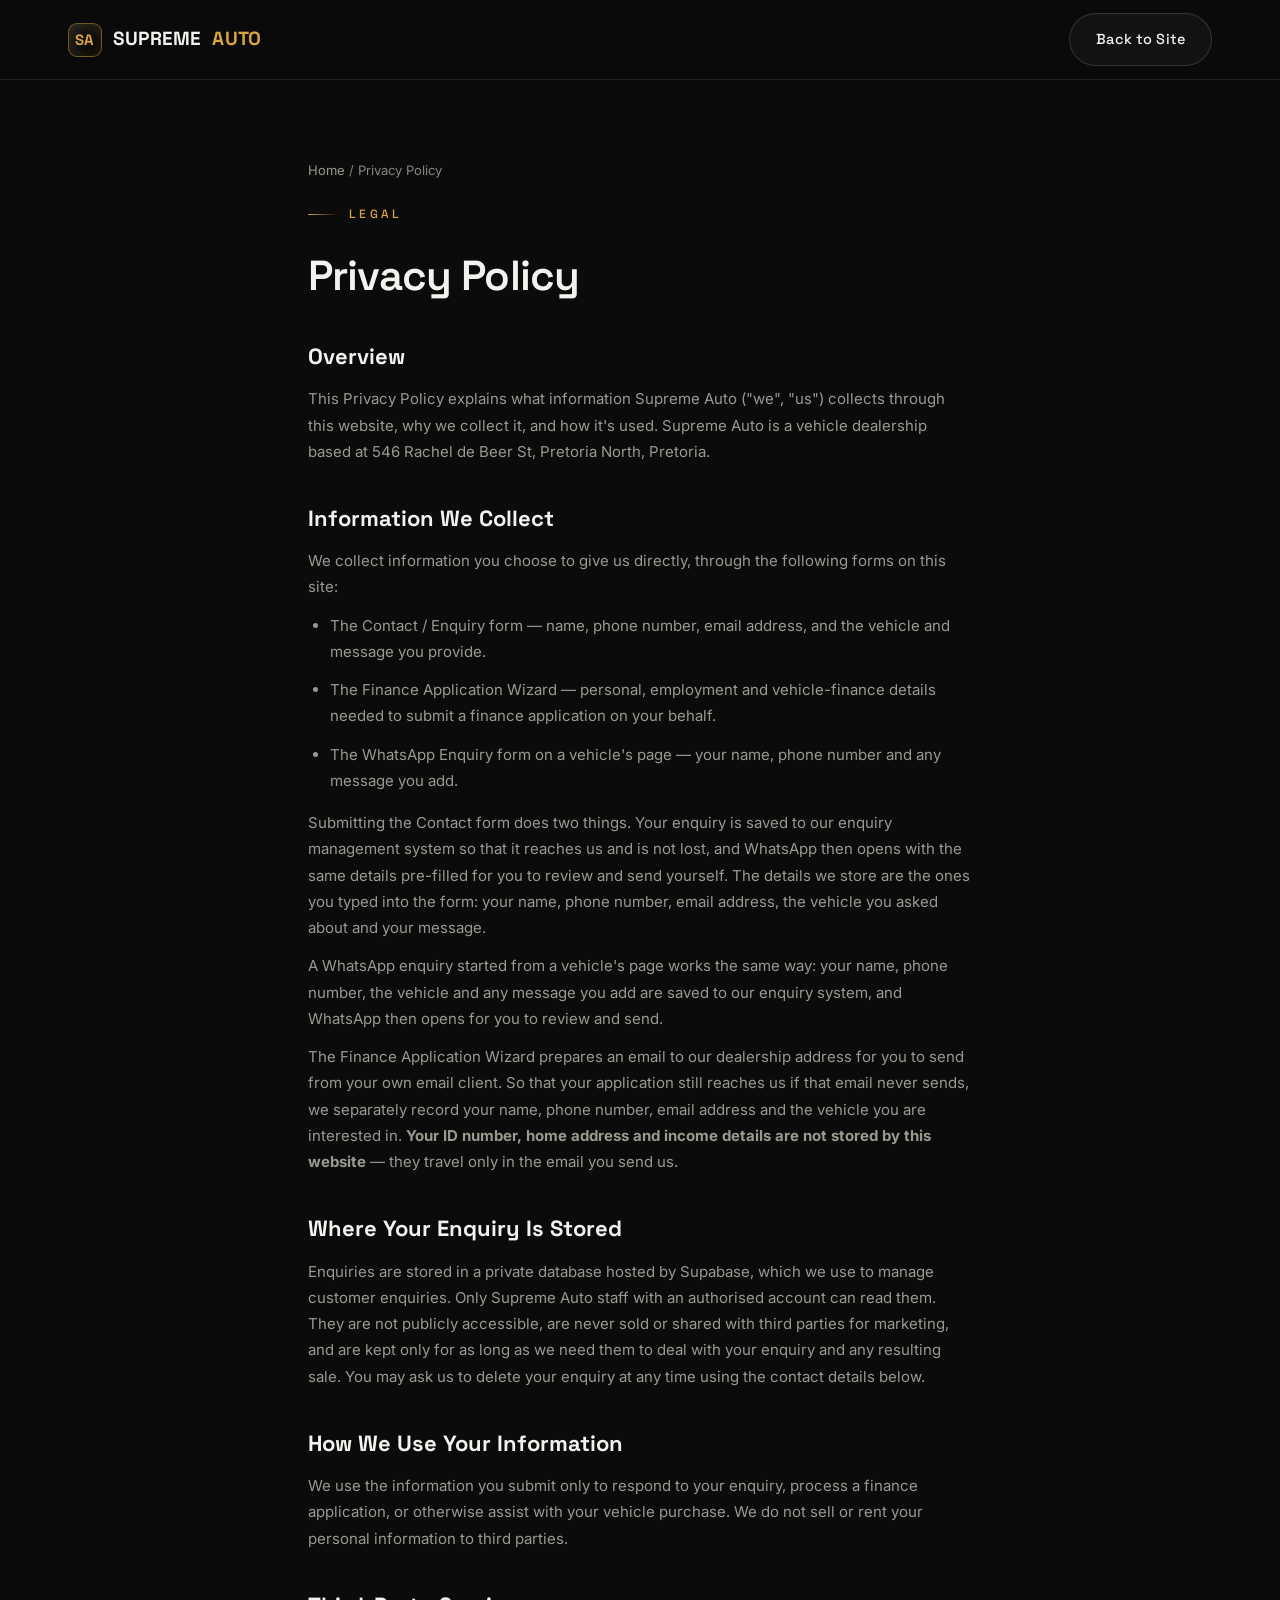
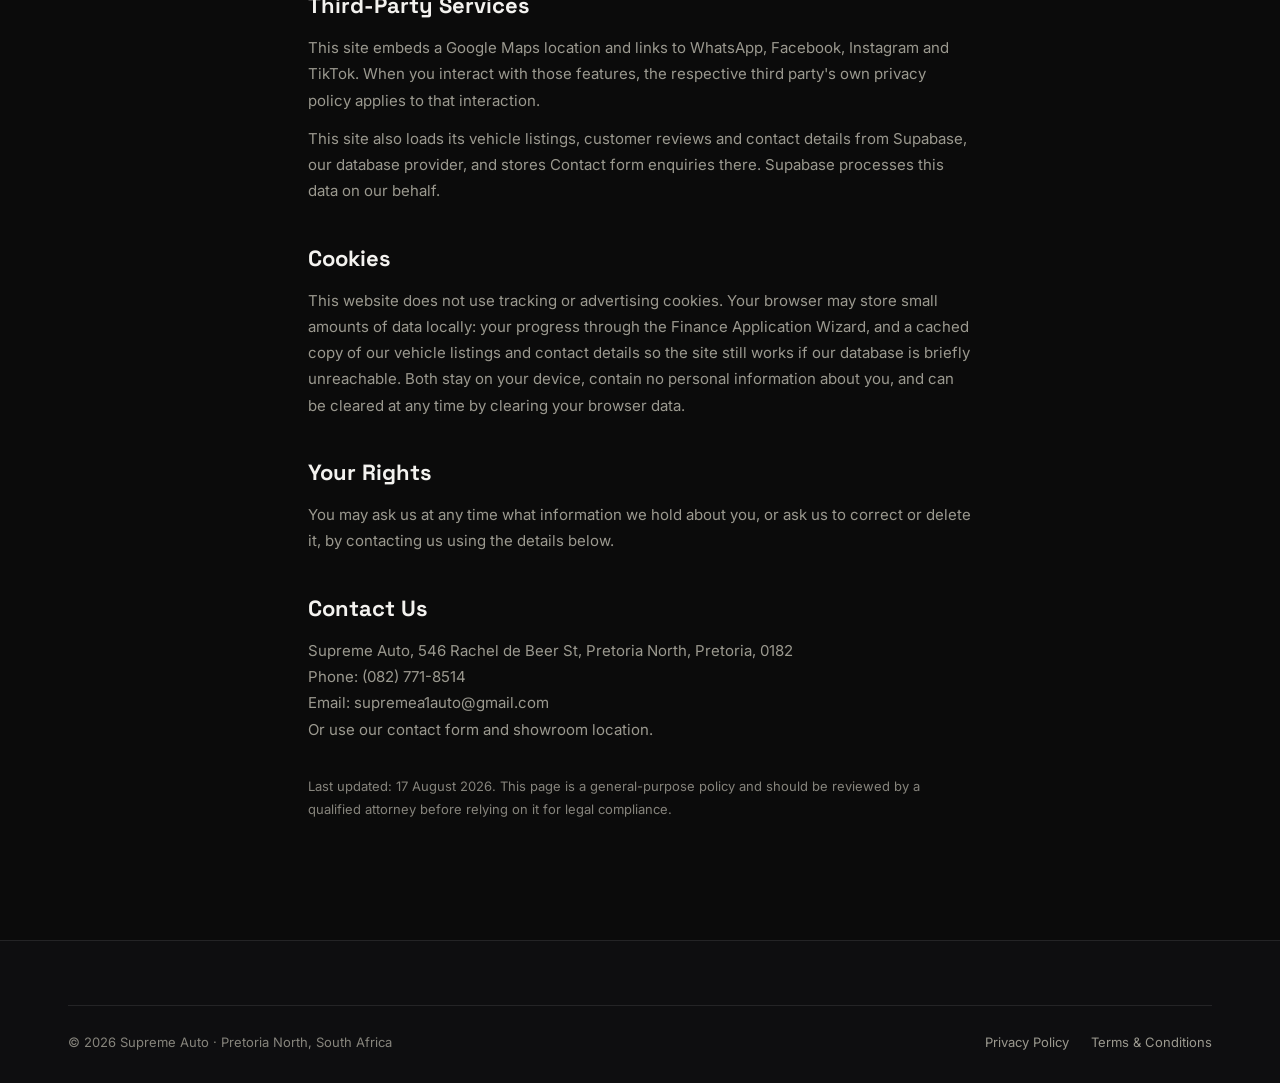
<file: privacy.html>
<!DOCTYPE html>
<html lang="en">
<head>
<meta charset="UTF-8">
<meta name="viewport" content="width=device-width, initial-scale=1.0">
<title>Privacy Policy · Supreme Auto</title>
<meta name="description" content="How Supreme Auto collects, uses and protects information submitted through this website.">
<meta name="robots" content="noindex, follow">
<link rel="canonical" href="https://supremeautonorth.co.za/privacy.html">
<meta name="theme-color" content="#0B0B0B">
<link rel="icon" type="image/svg+xml" href="assets/icons/favicon.svg">
<link rel="manifest" href="site.webmanifest">

<meta property="og:type" content="website">
<meta property="og:site_name" content="Supreme Auto">
<meta property="og:title" content="Privacy Policy · Supreme Auto">
<meta property="og:description" content="How Supreme Auto collects, uses and protects information submitted through this website.">
<meta property="og:url" content="https://supremeautonorth.co.za/privacy.html">
<meta property="og:image" content="https://supremeautonorth.co.za/assets/images/hero-background.jpg">
<meta property="og:locale" content="en_ZA">
<meta name="twitter:card" content="summary_large_image">
<meta name="twitter:title" content="Privacy Policy · Supreme Auto">
<meta name="twitter:description" content="How Supreme Auto collects, uses and protects information submitted through this website.">
<meta name="twitter:image" content="https://supremeautonorth.co.za/assets/images/hero-background.jpg">
<link rel="preconnect" href="https://fonts.googleapis.com">
<link rel="preconnect" href="https://fonts.gstatic.com" crossorigin>
<link href="https://fonts.googleapis.com/css2?family=Space+Grotesk:wght@400;500;600;700&family=Inter:wght@400;450;500;600&display=swap" rel="stylesheet">
<link rel="stylesheet" href="css/style.css?v=35">
<link rel="stylesheet" href="css/components.css?v=35">
<link rel="stylesheet" href="css/animations.css?v=35">
<style>.legal-page{max-width:720px}.legal-page h2{margin-top:36px;margin-bottom:12px;font-size:22px}.legal-page h2:first-of-type{margin-top:0}.legal-page p,.legal-page li{color:var(--muted);font-size:15px;line-height:1.75;margin-bottom:12px}.legal-page ul{padding-left:22px;margin-bottom:16px}.breadcrumb{font-size:13px;color:var(--faint);margin-bottom:16px}.breadcrumb a{color:var(--muted)}.breadcrumb a:hover{color:var(--gold)}</style>

<script type="application/ld+json">
{
  "@context": "https://schema.org",
  "@type": "BreadcrumbList",
  "itemListElement": [
    {"@type": "ListItem", "position": 1, "name": "Home", "item": "https://supremeautonorth.co.za/"},
    {"@type": "ListItem", "position": 2, "name": "Privacy Policy", "item": "https://supremeautonorth.co.za/privacy.html"}
  ]
}
</script>
</head>
<body>

<a class="skip-link" href="#main">Skip to main content</a>

<header class="nav scrolled" id="nav">
  <div class="nav-inner">
    <a href="index.html" class="logo"><span class="logo-mark"><span>SA</span></span><b>SUPREME</b> <i>AUTO</i></a>
    <div class="nav-cta">
      <a href="index.html" class="btn btn-ghost">Back to Site</a>
    </div>
  </div>
</header>

<main id="main">
<section class="section" style="padding-top:160px">
  <div class="wrap legal-page">
    <nav class="breadcrumb" aria-label="Breadcrumb"><a href="index.html">Home</a> / Privacy Policy</nav>
    <span class="eyebrow">Legal</span>
    <h1 style="font-size:clamp(28px,4.2vw,42px);font-weight:600;letter-spacing:-.02em;margin:18px 0 30px">Privacy Policy</h1>

    <h2>Overview</h2>
    <p>This Privacy Policy explains what information Supreme Auto ("we", "us") collects through this website, why we collect it, and how it's used. Supreme Auto is a vehicle dealership based at 546 Rachel de Beer St, Pretoria North, Pretoria.</p>

    <h2>Information We Collect</h2>
    <p>We collect information you choose to give us directly, through the following forms on this site:</p>
    <ul>
      <li>The Contact / Enquiry form — name, phone number, email address, and the vehicle and message you provide.</li>
      <li>The Finance Application Wizard — personal, employment and vehicle-finance details needed to submit a finance application on your behalf.</li>
      <li>The WhatsApp Enquiry form on a vehicle's page — your name, phone number and any message you add.</li>
    </ul>
    <p>Submitting the Contact form does two things. Your enquiry is saved to our enquiry management system so that it reaches us and is not lost, and WhatsApp then opens with the same details pre-filled for you to review and send yourself. The details we store are the ones you typed into the form: your name, phone number, email address, the vehicle you asked about and your message.</p>

    <p>A WhatsApp enquiry started from a vehicle's page works the same way: your name, phone number, the vehicle and any message you add are saved to our enquiry system, and WhatsApp then opens for you to review and send.</p>

    <p>The Finance Application Wizard prepares an email to our dealership address for you to send from your own email client. So that your application still reaches us if that email never sends, we separately record your name, phone number, email address and the vehicle you are interested in. <strong>Your ID number, home address and income details are not stored by this website</strong> — they travel only in the email you send us.</p>

    <h2>Where Your Enquiry Is Stored</h2>
    <p>Enquiries are stored in a private database hosted by Supabase, which we use to manage customer enquiries. Only Supreme Auto staff with an authorised account can read them. They are not publicly accessible, are never sold or shared with third parties for marketing, and are kept only for as long as we need them to deal with your enquiry and any resulting sale. You may ask us to delete your enquiry at any time using the contact details below.</p>

    <h2>How We Use Your Information</h2>
    <p>We use the information you submit only to respond to your enquiry, process a finance application, or otherwise assist with your vehicle purchase. We do not sell or rent your personal information to third parties.</p>

    <h2>Third-Party Services</h2>
    <p>This site embeds a Google Maps location and links to WhatsApp, Facebook, Instagram and TikTok. When you interact with those features, the respective third party's own privacy policy applies to that interaction.</p>
    <p>This site also loads its vehicle listings, customer reviews and contact details from Supabase, our database provider, and stores Contact form enquiries there. Supabase processes this data on our behalf.</p>

    <h2>Cookies</h2>
    <p>This website does not use tracking or advertising cookies. Your browser may store small amounts of data locally: your progress through the Finance Application Wizard, and a cached copy of our vehicle listings and contact details so the site still works if our database is briefly unreachable. Both stay on your device, contain no personal information about you, and can be cleared at any time by clearing your browser data.</p>

    <h2>Your Rights</h2>
    <p>You may ask us at any time what information we hold about you, or ask us to correct or delete it, by contacting us using the details below.</p>

    <h2>Contact Us</h2>
    <p>Supreme Auto, 546 Rachel de Beer St, Pretoria North, Pretoria, 0182<br>
    Phone: <a href="tel:+27827718514">(082) 771-8514</a><br>
    Email: <a href="mailto:supremea1auto@gmail.com">supremea1auto@gmail.com</a><br>
    Or use our <a href="index.html#contact">contact form and showroom location</a>.</p>

    <p style="margin-top:32px;font-size:13px;color:var(--faint)">Last updated: 17 August 2026. This page is a general-purpose policy and should be reviewed by a qualified attorney before relying on it for legal compliance.</p>
  </div>
</section>
</main>

<footer class="footer">
  <div class="wrap">
    <div class="footer-bottom">
      <p>© 2026 Supreme Auto · Pretoria North, South Africa</p>
      <div class="legal"><a href="privacy.html">Privacy Policy</a><a href="terms.html">Terms &amp; Conditions</a></div>
    </div>
  </div>
</footer>

</body>
</html>
</file>
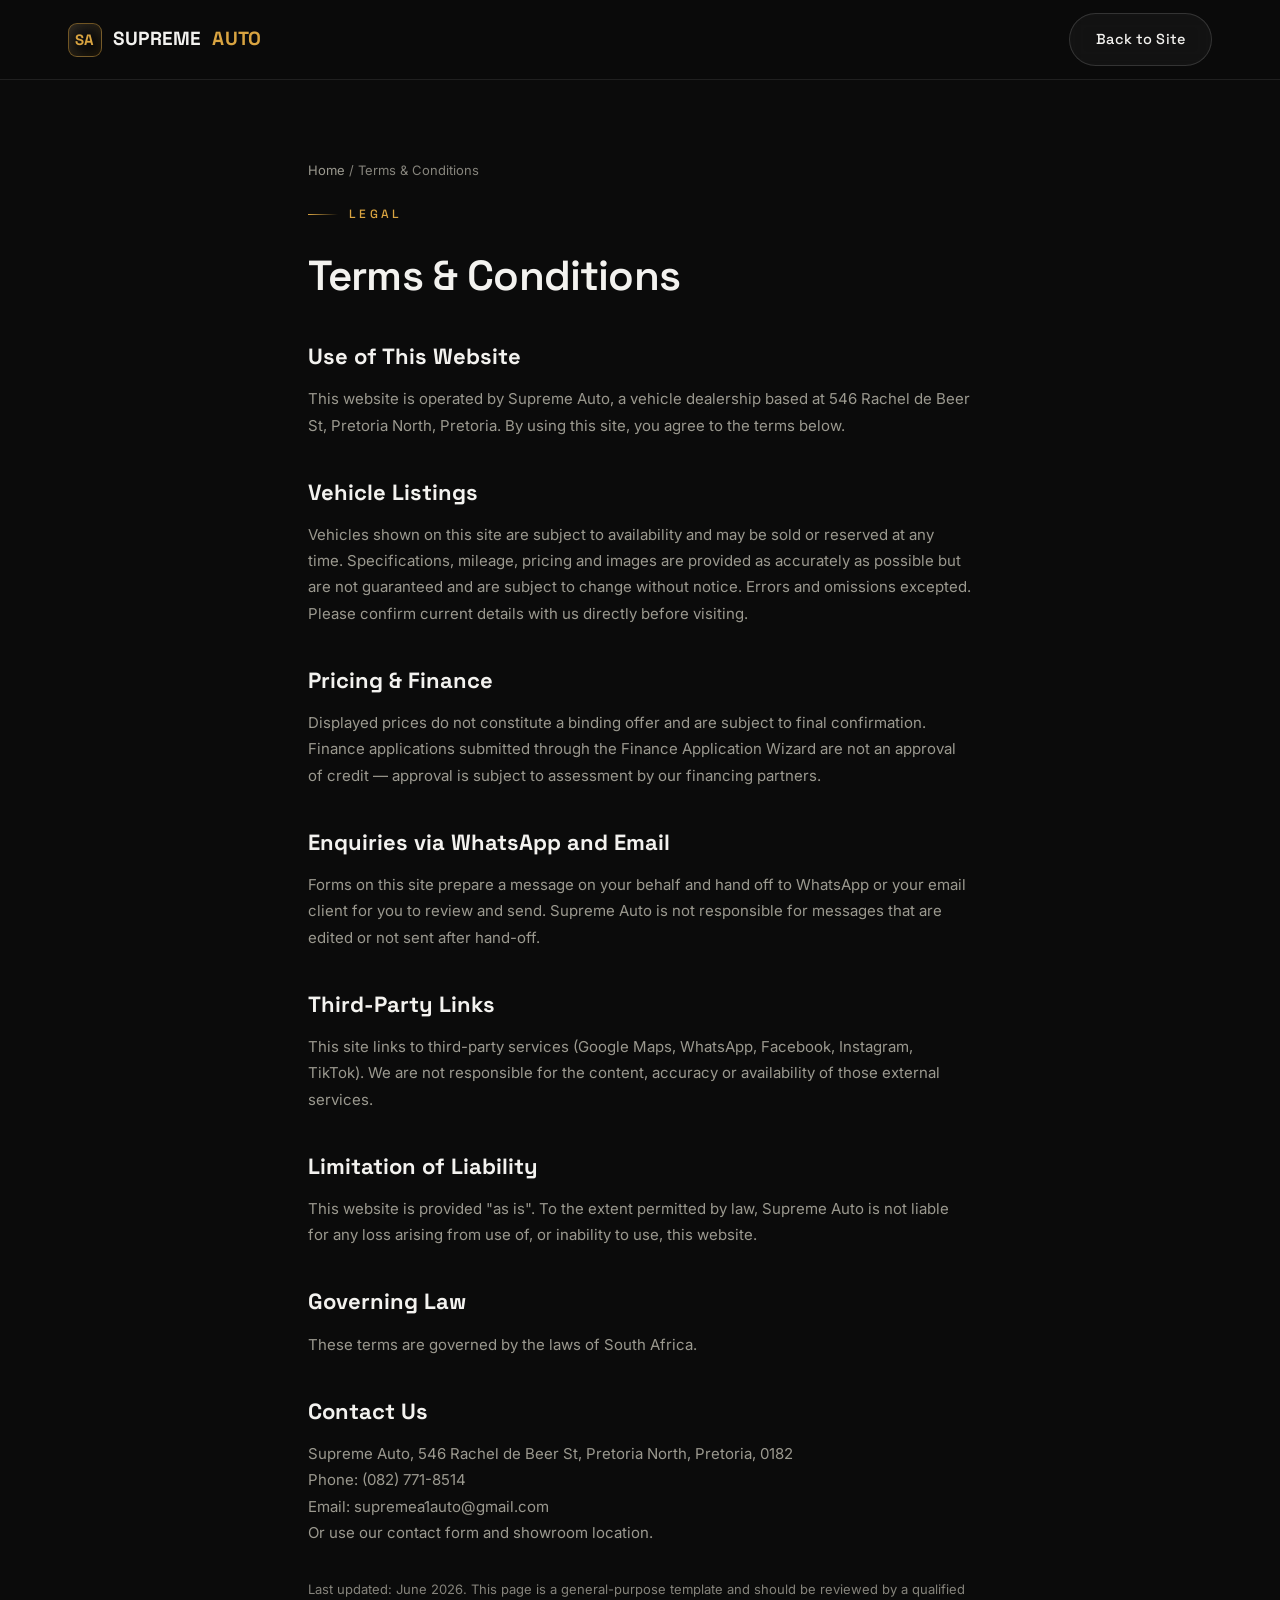
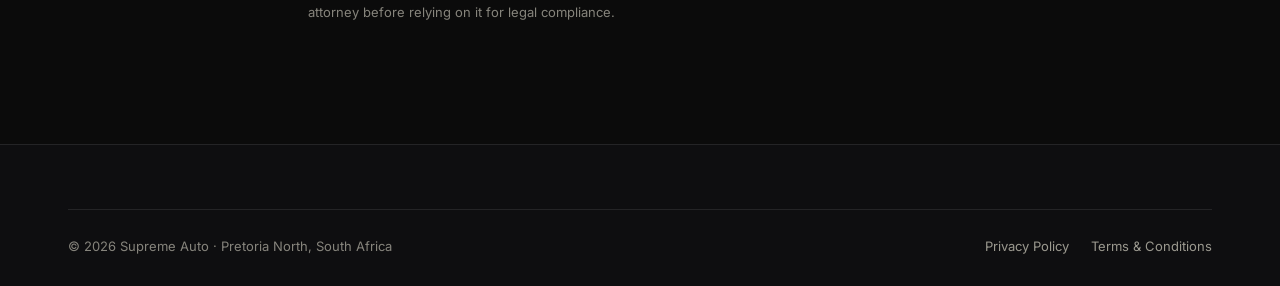
<file: terms.html>
<!DOCTYPE html>
<html lang="en">
<head>
<meta charset="UTF-8">
<meta name="viewport" content="width=device-width, initial-scale=1.0">
<title>Terms &amp; Conditions · Supreme Auto</title>
<meta name="description" content="Terms and conditions for using the Supreme Auto website.">
<meta name="robots" content="noindex, follow">
<link rel="canonical" href="https://supremeautonorth.co.za/terms.html">
<meta name="theme-color" content="#0B0B0B">
<link rel="icon" type="image/svg+xml" href="assets/icons/favicon.svg">
<link rel="manifest" href="site.webmanifest">

<meta property="og:type" content="website">
<meta property="og:site_name" content="Supreme Auto">
<meta property="og:title" content="Terms &amp; Conditions · Supreme Auto">
<meta property="og:description" content="Terms and conditions for using the Supreme Auto website.">
<meta property="og:url" content="https://supremeautonorth.co.za/terms.html">
<meta property="og:image" content="https://supremeautonorth.co.za/assets/images/hero-background.jpg">
<meta property="og:locale" content="en_ZA">
<meta name="twitter:card" content="summary_large_image">
<meta name="twitter:title" content="Terms &amp; Conditions · Supreme Auto">
<meta name="twitter:description" content="Terms and conditions for using the Supreme Auto website.">
<meta name="twitter:image" content="https://supremeautonorth.co.za/assets/images/hero-background.jpg">
<link rel="preconnect" href="https://fonts.googleapis.com">
<link rel="preconnect" href="https://fonts.gstatic.com" crossorigin>
<link href="https://fonts.googleapis.com/css2?family=Space+Grotesk:wght@400;500;600;700&family=Inter:wght@400;450;500;600&display=swap" rel="stylesheet">
<link rel="stylesheet" href="css/style.css?v=35">
<link rel="stylesheet" href="css/components.css?v=35">
<link rel="stylesheet" href="css/animations.css?v=35">
<style>.legal-page{max-width:720px}.legal-page h2{margin-top:36px;margin-bottom:12px;font-size:22px}.legal-page h2:first-of-type{margin-top:0}.legal-page p,.legal-page li{color:var(--muted);font-size:15px;line-height:1.75;margin-bottom:12px}.legal-page ul{padding-left:22px;margin-bottom:16px}.breadcrumb{font-size:13px;color:var(--faint);margin-bottom:16px}.breadcrumb a{color:var(--muted)}.breadcrumb a:hover{color:var(--gold)}</style>

<script type="application/ld+json">
{
  "@context": "https://schema.org",
  "@type": "BreadcrumbList",
  "itemListElement": [
    {"@type": "ListItem", "position": 1, "name": "Home", "item": "https://supremeautonorth.co.za/"},
    {"@type": "ListItem", "position": 2, "name": "Terms & Conditions", "item": "https://supremeautonorth.co.za/terms.html"}
  ]
}
</script>
</head>
<body>

<a class="skip-link" href="#main">Skip to main content</a>

<header class="nav scrolled" id="nav">
  <div class="nav-inner">
    <a href="index.html" class="logo"><span class="logo-mark"><span>SA</span></span><b>SUPREME</b> <i>AUTO</i></a>
    <div class="nav-cta">
      <a href="index.html" class="btn btn-ghost">Back to Site</a>
    </div>
  </div>
</header>

<main id="main">
<section class="section" style="padding-top:160px">
  <div class="wrap legal-page">
    <nav class="breadcrumb" aria-label="Breadcrumb"><a href="index.html">Home</a> / Terms &amp; Conditions</nav>
    <span class="eyebrow">Legal</span>
    <h1 style="font-size:clamp(28px,4.2vw,42px);font-weight:600;letter-spacing:-.02em;margin:18px 0 30px">Terms &amp; Conditions</h1>

    <h2>Use of This Website</h2>
    <p>This website is operated by Supreme Auto, a vehicle dealership based at 546 Rachel de Beer St, Pretoria North, Pretoria. By using this site, you agree to the terms below.</p>

    <h2>Vehicle Listings</h2>
    <p>Vehicles shown on this site are subject to availability and may be sold or reserved at any time. Specifications, mileage, pricing and images are provided as accurately as possible but are not guaranteed and are subject to change without notice. Errors and omissions excepted. Please confirm current details with us directly before visiting.</p>

    <h2>Pricing &amp; Finance</h2>
    <p>Displayed prices do not constitute a binding offer and are subject to final confirmation. Finance applications submitted through the Finance Application Wizard are not an approval of credit — approval is subject to assessment by our financing partners.</p>

    <h2>Enquiries via WhatsApp and Email</h2>
    <p>Forms on this site prepare a message on your behalf and hand off to WhatsApp or your email client for you to review and send. Supreme Auto is not responsible for messages that are edited or not sent after hand-off.</p>

    <h2>Third-Party Links</h2>
    <p>This site links to third-party services (Google Maps, WhatsApp, Facebook, Instagram, TikTok). We are not responsible for the content, accuracy or availability of those external services.</p>

    <h2>Limitation of Liability</h2>
    <p>This website is provided "as is". To the extent permitted by law, Supreme Auto is not liable for any loss arising from use of, or inability to use, this website.</p>

    <h2>Governing Law</h2>
    <p>These terms are governed by the laws of South Africa.</p>

    <h2>Contact Us</h2>
    <p>Supreme Auto, 546 Rachel de Beer St, Pretoria North, Pretoria, 0182<br>
    Phone: <a href="tel:+27827718514">(082) 771-8514</a><br>
    Email: <a href="mailto:supremea1auto@gmail.com">supremea1auto@gmail.com</a><br>
    Or use our <a href="index.html#contact">contact form and showroom location</a>.</p>

    <p style="margin-top:32px;font-size:13px;color:var(--faint)">Last updated: June 2026. This page is a general-purpose template and should be reviewed by a qualified attorney before relying on it for legal compliance.</p>
  </div>
</section>
</main>

<footer class="footer">
  <div class="wrap">
    <div class="footer-bottom">
      <p>© 2026 Supreme Auto · Pretoria North, South Africa</p>
      <div class="legal"><a href="privacy.html">Privacy Policy</a><a href="terms.html">Terms &amp; Conditions</a></div>
    </div>
  </div>
</footer>

</body>
</html>
</file>
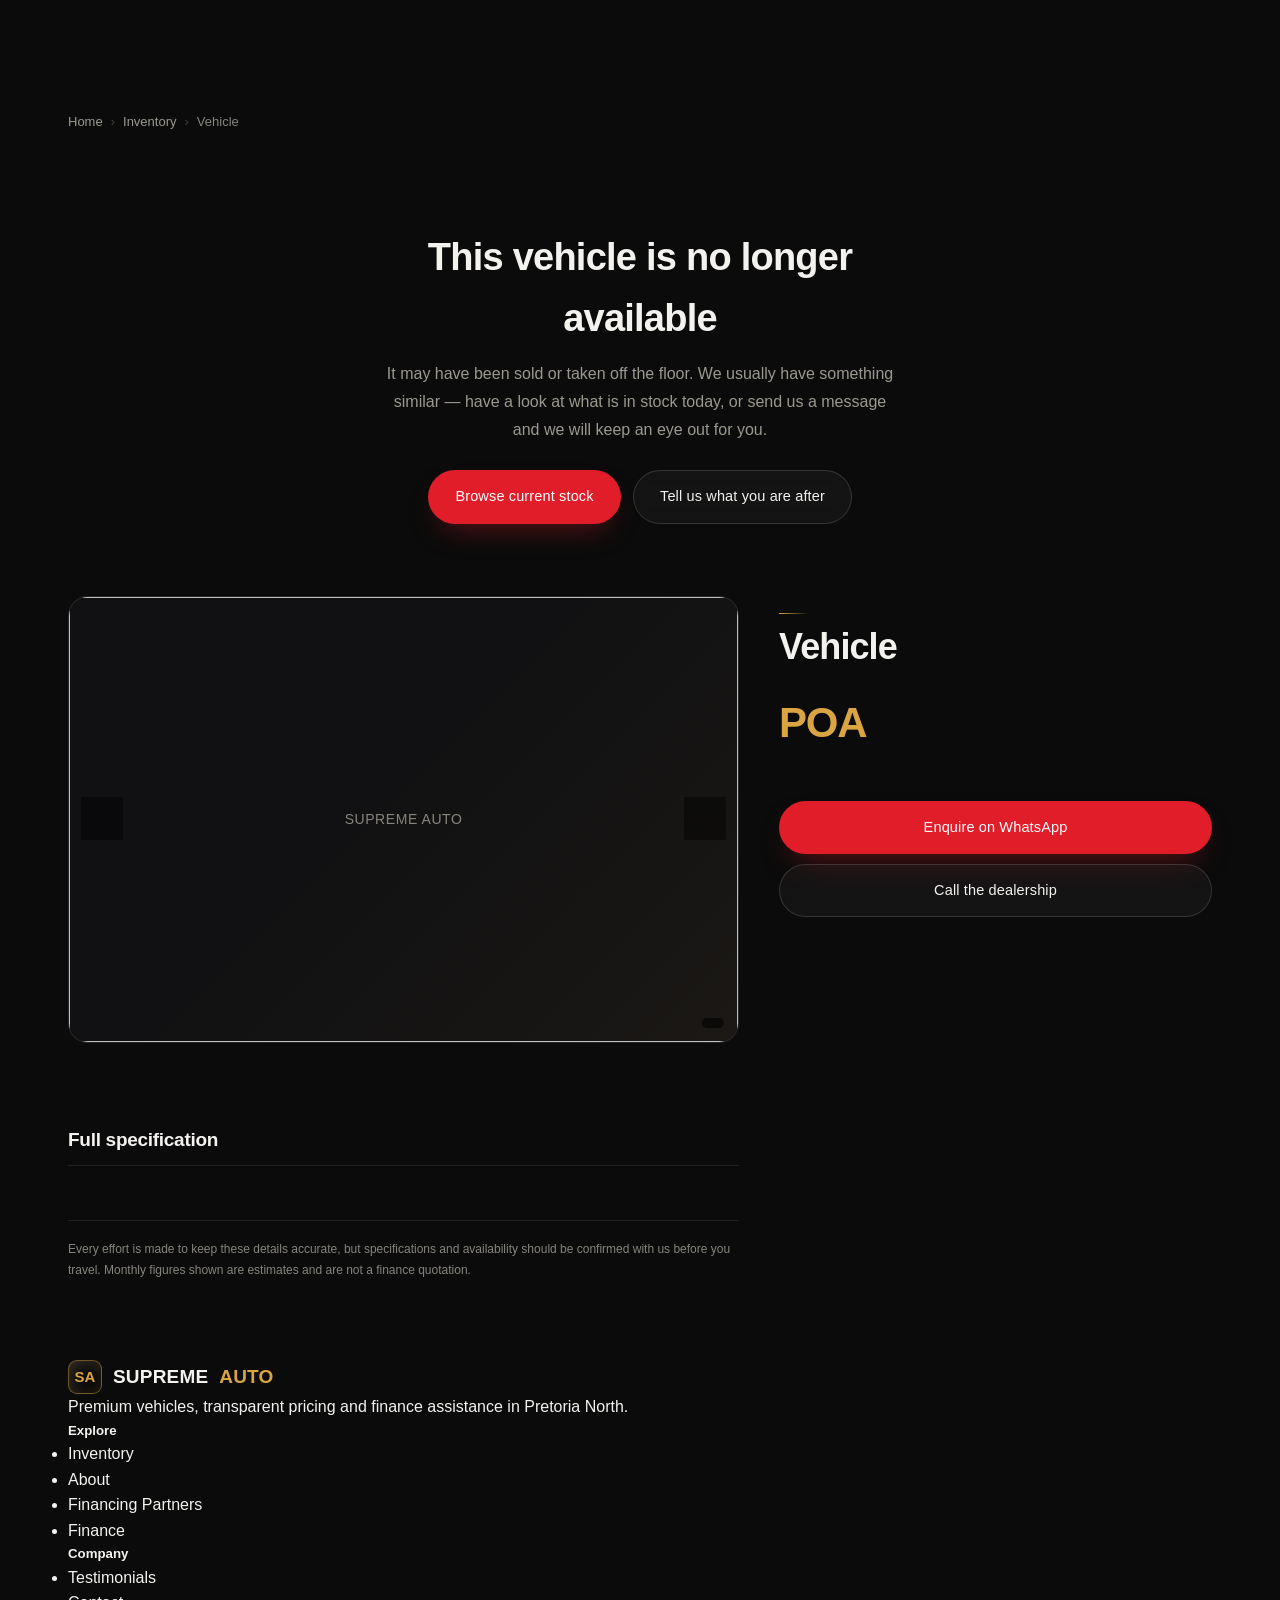
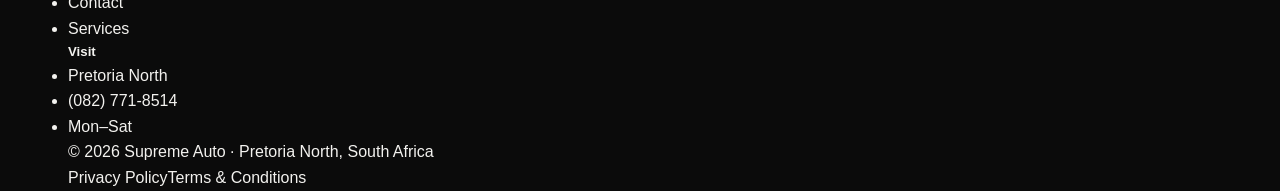
<file: vehicle.html>
<!DOCTYPE html>
<html lang="en">
<head>
<meta charset="UTF-8">
<meta name="viewport" content="width=device-width, initial-scale=1.0">

<!-- Title, description, canonical and the social tags below are placeholders.
     vehicle-page.js rewrites every one of them from the vehicle in the ?id=
     parameter as soon as the record arrives, which is what gives each car its
     own entry in search results and its own WhatsApp link preview. -->
<title>Vehicle · Supreme Auto, Pretoria North</title>
<meta name="description" content="A carefully inspected premium vehicle at Supreme Auto, Pretoria North.">
<link rel="canonical" href="https://supremeautonorth.co.za/vehicle.html">
<meta name="theme-color" content="#0B0B0B">
<link rel="icon" type="image/svg+xml" href="assets/icons/favicon.svg">
<link rel="manifest" href="site.webmanifest">

<meta property="og:type" content="product">
<meta property="og:site_name" content="Supreme Auto">
<meta property="og:title" content="Vehicle · Supreme Auto">
<meta property="og:description" content="A carefully inspected premium vehicle at Supreme Auto, Pretoria North.">
<meta property="og:url" content="https://supremeautonorth.co.za/vehicle.html">
<meta property="og:image" content="https://supremeautonorth.co.za/assets/images/hero-background.jpg">
<meta property="og:locale" content="en_ZA">
<meta name="twitter:card" content="summary_large_image">
<meta name="twitter:title" content="Vehicle · Supreme Auto">
<meta name="twitter:description" content="A carefully inspected premium vehicle at Supreme Auto, Pretoria North.">
<meta name="twitter:image" content="https://supremeautonorth.co.za/assets/images/hero-background.jpg">

<!-- Filled in by vehicle-page.js with a schema.org Vehicle and its Offer. -->
<script type="application/ld+json" id="vehicleSchema">{}</script>

<link rel="stylesheet" href="css/style.css?v=44">
<link rel="stylesheet" href="css/vehicle.css?v=44">
</head>
<body>

<header class="nav" id="nav">
  <div class="nav-inner">
    <a href="index.html#home" class="logo"><span class="logo-mark"><span>SA</span></span><b>SUPREME</b> <i>AUTO</i></a>
    <nav class="nav-links">
      <a href="index.html#home">Home</a><a href="index.html#inventory">Inventory</a><a href="index.html#about">About</a>
      <a href="index.html#why">Financing Partners</a><a href="index.html#finance">Finance</a><a href="index.html#testimonials">Testimonials</a>
      <a href="index.html#contact">Contact</a>
    </nav>
    <div class="nav-cta">
      <a href="index.html#contact" class="btn btn-ghost">Contact Us</a>
      <a href="index.html#inventory" class="btn btn-primary">View Inventory</a>
      <button class="burger" id="burger" aria-label="Open menu"><span></span><span></span><span></span></button>
    </div>
  </div>
</header>
<div class="scrim" id="scrim"></div>
<nav class="mobile-menu" id="mobileMenu" aria-label="Mobile">
  <a href="index.html#home">Home</a><a href="index.html#inventory">Inventory</a><a href="index.html#about">About</a>
  <a href="index.html#why">Financing Partners</a><a href="index.html#finance">Finance</a><a href="index.html#testimonials">Testimonials</a>
  <a href="index.html#contact">Contact</a>
</nav>

<main id="main" class="vp">
  <div class="wrap">

    <nav class="vp-crumbs" aria-label="Breadcrumb">
      <a href="index.html">Home</a><span aria-hidden="true">›</span>
      <a href="index.html#inventory">Inventory</a><span aria-hidden="true">›</span>
      <span id="vpCrumb" aria-current="page">Vehicle</span>
    </nav>

    <!-- Loading. Replaced the moment the record lands, or by one of the two
         states below if it does not. -->
    <div class="vp-state" id="vpLoading">
      <div class="vp-spin" aria-hidden="true"></div>
      <p>Loading this vehicle…</p>
    </div>

    <!-- A car that has sold, been withdrawn, or an id that was never real.
         All three look the same to a visitor arriving from an old link, and
         all three deserve a way back to the stock that is actually for sale
         rather than an empty page. -->
    <div class="vp-state" id="vpGone" hidden>
      <h1>This vehicle is no longer available</h1>
      <p>It may have been sold or taken off the floor. We usually have something similar — have a look at what is in stock today, or send us a message and we will keep an eye out for you.</p>
      <div class="vp-state-acts">
        <a class="btn btn-primary" href="index.html#inventory">Browse current stock</a>
        <a class="btn btn-ghost" href="index.html#contact">Tell us what you are after</a>
      </div>
    </div>

    <article class="vp-main" id="vpBody" hidden>

      <div class="vp-gallery">
        <div class="vp-hero media">
          <span class="ph" id="vpPh">Supreme Auto</span>
          <img id="vpImage" alt="" width="1600" height="1067" fetchpriority="high">
          <span class="vp-badge" id="vpBadge" hidden></span>
          <button class="vp-arrow prev" id="vpPrev" type="button" aria-label="Previous photograph">‹</button>
          <button class="vp-arrow next" id="vpNext" type="button" aria-label="Next photograph">›</button>
          <span class="vp-count" id="vpCount"></span>
        </div>
        <div class="vp-thumbs" id="vpThumbs" role="list"></div>
      </div>

      <div class="vp-side">
        <span class="eyebrow" id="vpStock" hidden></span>
        <h1 id="vpName">Vehicle</h1>
        <p class="vp-headline" id="vpHeadline" hidden></p>

        <div class="vp-price">
          <span class="vp-was" id="vpWas" hidden></span>
          <span class="vp-now" id="vpNow">POA</span>
          <small class="vp-pm" id="vpPm" hidden></small>
        </div>

        <ul class="vp-quick" id="vpQuick"></ul>

        <div class="vp-acts">
          <a class="btn btn-primary" id="vpWhatsApp" href="#" target="_blank" rel="noopener noreferrer">Enquire on WhatsApp</a>
          <a class="btn btn-ghost" id="vpCall" href="tel:+27827718514">Call the dealership</a>
        </div>
      </div>

      <div class="vp-detail">
        <section class="vp-block" id="vpDescBlock" hidden>
          <h2>About this vehicle</h2>
          <p id="vpDesc"></p>
        </section>

        <section class="vp-block" id="vpFeatBlock" hidden>
          <h2>Features and specification</h2>
          <ul class="vp-features" id="vpFeatures"></ul>
        </section>

        <section class="vp-block">
          <h2>Full specification</h2>
          <dl class="vp-specs" id="vpSpecs"></dl>
        </section>

        <section class="vp-block" id="vpExtraBlock" hidden>
          <h2>Service, warranty and finance</h2>
          <div class="vp-extra" id="vpExtra"></div>
        </section>

        <p class="vp-disclaimer">
          Every effort is made to keep these details accurate, but specifications and
          availability should be confirmed with us before you travel. Monthly figures
          shown are estimates and are not a finance quotation.
        </p>
      </div>
    </article>

  </div>
</main>

<noscript>
  <div class="wrap" style="padding:40px 0">
    <p>This page needs JavaScript to load the vehicle's details.
       <a href="index.html#inventory">Browse the inventory</a> or call us on
       <a href="tel:+27827718514">(082) 771-8514</a>.</p>
  </div>
</noscript>

<footer class="footer">
  <div class="wrap">
    <div class="footer-top">
      <div class="footer-brand">
        <a href="index.html#home" class="logo"><span class="logo-mark"><span>SA</span></span><b>SUPREME</b> <i>AUTO</i></a>
        <p>Premium vehicles, transparent pricing and finance assistance in Pretoria North.</p>
      </div>
      <div><h5>Explore</h5><ul><li><a href="index.html#inventory">Inventory</a></li><li><a href="index.html#about">About</a></li><li><a href="index.html#why">Financing Partners</a></li><li><a href="index.html#finance">Finance</a></li></ul></div>
      <div><h5>Company</h5><ul><li><a href="index.html#testimonials">Testimonials</a></li><li><a href="index.html#contact">Contact</a></li><li><a href="index.html#services">Services</a></li></ul></div>
      <div><h5>Visit</h5><ul><li><a href="index.html#contact">Pretoria North</a></li><li><a data-sa="phone" href="tel:+27827718514">(082) 771-8514</a></li><li><a href="index.html#contact">Mon–Sat</a></li></ul></div>
    </div>
    <div class="footer-bottom">
      <p>© 2026 Supreme Auto · Pretoria North, South Africa</p>
      <div class="legal"><a href="privacy.html">Privacy Policy</a><a href="terms.html">Terms &amp; Conditions</a></div>
    </div>
  </div>
</footer>

<script src="js/supabase-data.js?v=44"></script>
<script src="js/script.js?v=44"></script>
<script src="js/site-content.js?v=44"></script>
<script src="js/vehicle-page.js?v=44"></script>
</body>
</html>
</file>
<file: css/style.css>
/* =========================================================
   SUPREME AUTO · design tokens
   ========================================================= */
:root{
  --bg:#0B0B0B; --bg-2:#111113; --bg-3:#0e0e10;
  --surface:rgba(255,255,255,.04); --surface-2:rgba(255,255,255,.06);
  --border:rgba(255,255,255,.09); --border-2:rgba(255,255,255,.14);
  --text:#F3F2EF; --muted:#9b998f; --faint:#86847c;
  --red:#E11D2A; --red-soft:rgba(225,29,42,.5); --red-text:#FF5C6C;
  --gold:#D9A441; --gold-soft:rgba(217,164,65,.5);
  --green:#16A34A; --green-soft:rgba(22,163,74,.45);
  --cyan:#22D3EE; --cyan-soft:rgba(34,211,238,.45);
  --display:'Space Grotesk',-apple-system,BlinkMacSystemFont,'Segoe UI',sans-serif;
  --body:'Inter',-apple-system,BlinkMacSystemFont,'Segoe UI',sans-serif;
  --r:20px; --r-sm:14px; --r-lg:24px;
  --ease:cubic-bezier(.2,.7,.2,1);
  --shadow:0 24px 70px -30px rgba(0,0,0,.85);
  --wrap:1200px;
}
*{margin:0;padding:0;box-sizing:border-box}
html{scroll-behavior:smooth}
body{
  font-family:var(--body); background:var(--bg); color:var(--text);
  line-height:1.6; -webkit-font-smoothing:antialiased; overflow-x:hidden;
}
::selection{background:var(--gold-soft);color:#0B0B0B}

/* skip-link: off-screen until keyboard-focused, then drops into view
   above everything else so Tab from the address bar doesn't force a
   sighted-only user through the entire nav before reaching content */
.skip-link{position:absolute;top:-60px;left:16px;z-index:200;
  background:var(--gold);color:#0B0B0B;font-family:var(--display);font-weight:600;
  font-size:14px;padding:12px 20px;border-radius:10px;transition:top .25s var(--ease)}
.skip-link:focus-visible{top:16px}

/* shared ambient glow layer -- fixed behind every section so depth and
   colour wash carry continuously down the page instead of resetting at
   each section boundary. Sections deliberately paint no opaque
   background of their own (see components.css) so this shows through. */
.bg-ambient{position:fixed;inset:0;z-index:0;overflow:hidden;pointer-events:none}
.bg-orb{position:absolute;border-radius:50%;filter:blur(110px);will-change:transform}
.bg-orb--gold{width:62vw;height:62vw;max-width:760px;max-height:760px;top:-6%;left:-12%;
  background:radial-gradient(circle,rgba(217,164,65,.16),transparent 70%)}
.bg-orb--red{width:56vw;height:56vw;max-width:700px;max-height:700px;top:62%;right:-14%;
  background:radial-gradient(circle,rgba(225,29,42,.13),transparent 70%)}
.bg-orb--cyan{width:50vw;height:50vw;max-width:620px;max-height:620px;top:128%;left:-8%;
  background:radial-gradient(circle,rgba(34,211,238,.12),transparent 70%)}

/* cursor-aware spotlight -- js/cursor-glow.js writes --mx/--my as the
   pointer moves over any of these cards; the radial highlight just
   follows those two variables, so the JS never touches style beyond
   two custom properties. Falls back to centred/invisible until hovered. */
.svc,.partner-card,.ci,.location-item,.fstep,.trust-bar-item,.stat,.testi,
.trust-card,.car,.vw-vehicle-card{position:relative;overflow:hidden}
.svc::before,.partner-card::before,.ci::before,.location-item::before,.fstep::before,
.trust-bar-item::before,.stat::before,.testi::before,.trust-card::before,.car::before,
.vw-vehicle-card::before{
  /* z-index:-1, not 0 -- paints above this card's own background but
     below every child (text, icons, glow blobs) regardless of whether
     that child happens to set position itself, so the spotlight never
     has to fight the per-component stacking each card already has */
  content:"";position:absolute;inset:0;z-index:-1;opacity:0;pointer-events:none;
  background:radial-gradient(circle at var(--mx,50%) var(--my,50%),rgba(255,255,255,.07),transparent 55%);
  transition:opacity .4s var(--ease)}
.svc:hover::before,.partner-card:hover::before,.ci:hover::before,.location-item:hover::before,
.fstep:hover::before,.trust-bar-item:hover::before,.stat:hover::before,.testi:hover::before,
.trust-card:hover::before,.car:hover::before,.vw-vehicle-card:hover::before{opacity:1}
h1,h2,h3,h4,.eyebrow,.data{font-family:var(--display)}
img{display:block;max-width:100%}
a{color:inherit;text-decoration:none}
.wrap{max-width:var(--wrap);margin:0 auto;padding:0 28px}
.eyebrow{font-size:12px;letter-spacing:.28em;text-transform:uppercase;color:var(--gold);
  font-weight:500;display:inline-flex;align-items:center;gap:11px}
.eyebrow::before{content:"";width:30px;height:1px;background:linear-gradient(90deg,var(--gold),transparent)}
.section{padding:108px 0;position:relative;z-index:1}
.section-head{max-width:640px;margin-bottom:54px}
.section-head h2{font-size:clamp(28px,4.2vw,46px);font-weight:600;line-height:1.08;
  letter-spacing:-.02em;margin-top:18px}
.section-head p{color:var(--muted);font-size:16.5px;margin-top:16px}

/* heading text-reveal: a left-to-right wipe (clip-path), not just the
   fade+rise the rest of .reveal gets -- runs on every section heading
   wrapped in .reveal with no extra markup, since the selector keys off
   .reveal itself rather than a named container per section. */
.reveal h2,.reveal h3{clip-path:inset(-8% 100% -12% 0);transition:clip-path 1s var(--ease) .12s}
.reveal.in h2,.reveal.in h3{clip-path:inset(-8% 0% -12% 0)}

/* media with graceful fallback */
.media{position:relative;overflow:hidden;background:
  radial-gradient(120% 120% at 30% 10%,#1c1c1f,#0d0d0f 70%);}
.media .ph{position:absolute;inset:0;display:grid;place-items:center;z-index:1;
  font-family:var(--display);font-size:13px;letter-spacing:.22em;text-transform:uppercase;
  color:var(--faint);text-align:center;padding:20px}
.media .ph::after{content:"";position:absolute;inset:0;
  background:linear-gradient(135deg,transparent 40%,rgba(217,164,65,.05))}
.media img{position:relative;z-index:2;width:100%;height:100%;object-fit:cover}
/* image zoom-on-scroll: starts slightly oversized and settles to scale(1)
   as its .reveal ancestor enters the viewport -- the surrounding .media
   always has overflow:hidden, so the oversize never leaks past the
   rounded corners. Specificity-safe to combine with hover-zoom rules
   elsewhere (e.g. .car:hover .car-media img), which stay more specific. */
.reveal img{transform:scale(1.1);transition:transform 1.15s var(--ease)}
.reveal.in img{transform:scale(1)}

/* buttons */
.btn{position:relative;overflow:hidden;display:inline-flex;align-items:center;gap:10px;
  font-family:var(--display);font-weight:500;
  font-size:14.5px;padding:14px 26px;border-radius:99px;cursor:pointer;border:1px solid transparent;
  transition:.3s var(--ease);letter-spacing:.01em;white-space:nowrap}
.btn svg{width:17px;height:17px}
.btn-primary{background:var(--red);color:#fff;
  box-shadow:0 0 0 0 var(--red-soft),0 14px 30px -14px var(--red-soft)}
.btn-primary:hover{box-shadow:0 0 26px -2px var(--red-soft),0 16px 34px -12px var(--red-soft);
  transform:translateY(-2px) scale(1.015)}
.btn-ghost{background:var(--surface);color:var(--text);border-color:var(--border-2);
  backdrop-filter:blur(8px)}
.btn-ghost:hover{border-color:var(--gold);color:#fff;transform:translateY(-2px)}
.btn-gold{background:var(--gold);color:#0B0B0B}
.btn-gold:hover{transform:translateY(-2px) scale(1.015);box-shadow:0 14px 30px -12px var(--gold-soft)}
.btn-wa{background:#13803a;color:#fff}.btn-wa:hover{transform:translateY(-2px);box-shadow:0 12px 26px -12px rgba(31,175,84,.6)}

/* shine sweep -- a soft diagonal highlight crossing the button on hover,
   skewed and clipped by the pill's own overflow:hidden so it never
   shows square corners poking past the radius */
.btn-primary::after,.btn-gold::after{content:"";position:absolute;top:0;left:-65%;width:45%;height:100%;
  pointer-events:none;transform:skewX(-18deg);transition:left .7s var(--ease);
  background:linear-gradient(115deg,transparent,rgba(255,255,255,.4),transparent)}
.btn-primary:hover::after,.btn-gold:hover::after{left:130%}

/* =========================================================
   NAV
   ========================================================= */
.nav{position:fixed;top:0;left:0;right:0;z-index:60;transition:.4s var(--ease);
  opacity:0;transform:translateY(-14px);animation:navFadeDown .7s var(--ease) forwards;animation-delay:.05s}
.nav-inner{max-width:var(--wrap);margin:0 auto;padding:20px 28px;display:flex;align-items:center;gap:30px;
  transition:.4s var(--ease)}
.nav.scrolled{background:rgba(11,11,11,.78);backdrop-filter:blur(18px);
  border-bottom:1px solid var(--border)}
.nav.scrolled .nav-inner{padding:13px 28px}
.logo{display:flex;align-items:center;gap:11px;font-family:var(--display);font-weight:700;
  font-size:19px;letter-spacing:.01em}
.logo-mark{width:34px;height:34px;border-radius:9px;position:relative;flex:0 0 auto;
  background:linear-gradient(135deg,#1a1a1c,#000);border:1px solid var(--gold-soft);
  display:grid;place-items:center;box-shadow:inset 0 0 14px rgba(217,164,65,.18)}
.logo-mark span{font-size:15px;font-weight:700;color:var(--gold)}
.logo b{font-weight:700}.logo i{color:var(--gold);font-style:normal}
.nav-links{display:flex;gap:5px;margin-left:14px}
.nav-links a{font-size:14px;color:var(--muted);padding:9px 14px;border-radius:9px;
  transition:.25s;position:relative}
.nav-links a:hover{color:var(--text)}
.nav-cta{margin-left:auto;display:flex;align-items:center;gap:14px}
.burger{display:none;width:42px;height:42px;border:1px solid var(--border-2);border-radius:11px;
  background:var(--surface);cursor:pointer;align-items:center;justify-content:center;flex-direction:column;gap:4px}
.burger span{width:18px;height:1.6px;background:var(--text);transition:.3s}
.mobile-menu{position:fixed;inset:0 0 0 auto;width:min(320px,86vw);z-index:70;
  background:var(--bg-2);border-left:1px solid var(--border);transform:translateX(101%);
  transition:.4s var(--ease);padding:90px 26px 30px;display:flex;flex-direction:column;gap:6px}
.mobile-menu.open{transform:none}
.mobile-menu a{font-family:var(--display);font-size:17px;padding:13px 0;border-bottom:1px solid var(--border);color:var(--muted)}
.mobile-menu a:hover{color:var(--text)}
.scrim{position:fixed;inset:0;background:rgba(0,0,0,.6);z-index:65;opacity:0;pointer-events:none;transition:.3s}
.scrim.show{opacity:1;pointer-events:auto}

/* =========================================================
   HERO
   ========================================================= */
.hero{
  --h-bg:#080808; --h-surface:#141414; --h-text:#FFFFFF; --h-text-2:#B5B5B5;
  --h-red:#C1121F; --h-gold:#D4AF37; --h-r:20px; --h-ease:cubic-bezier(.22,.61,.36,1);
  position:relative;min-height:100vh;display:grid;align-content:center;overflow:hidden;
  background:var(--h-bg);isolation:isolate}

/* background image layer — inset:0 fills the parent box regardless of how its
   height was derived (min-height vs height); a percentage height here would
   resolve against "auto" and collapse, since .hero only sets min-height. */
.hero-media{position:absolute;inset:0;z-index:0;overflow:hidden;will-change:transform}
.hero-img{width:100%;height:100%;object-fit:cover;object-position:center center;
  transform:scale(1.05);filter:saturate(1.05) contrast(1.02);
  animation:heroZoom 5s var(--h-ease) forwards;will-change:transform}

/* dark gradient + vignette, in one layer: vertical/horizontal falloff + edge vignette */
.hero-overlay{position:absolute;inset:0;z-index:1;pointer-events:none;
  background:
    radial-gradient(120% 95% at 50% 45%,transparent 50%,rgba(8,8,8,.82) 100%),
    linear-gradient(100deg,rgba(8,8,8,.92) 0%,rgba(8,8,8,.62) 32%,rgba(8,8,8,.28) 55%,rgba(8,8,8,.55) 78%,rgba(8,8,8,.95) 100%),
    linear-gradient(180deg,rgba(8,8,8,.15) 0%,transparent 30%,rgba(8,8,8,.55) 100%)}

/* seamless hand-off into the next section: fades to the site's flat --bg
   colour (not just darker) so there's no visible seam at the hero boundary */
.hero-fade{position:absolute;left:0;right:0;bottom:0;z-index:3;pointer-events:none;
  height:min(220px,26vh);background:linear-gradient(180deg,transparent,var(--bg) 92%)}

/* soft frosted blur localised behind the text column, fading out toward the vehicle */
.hero-blur{position:absolute;inset:0;z-index:1;pointer-events:none;
  backdrop-filter:blur(18px);-webkit-backdrop-filter:blur(18px);
  -webkit-mask-image:linear-gradient(100deg,#000 0%,#000 38%,transparent 62%);
  mask-image:linear-gradient(100deg,#000 0%,#000 38%,transparent 62%)}

.hero-glow{position:absolute;z-index:2;border-radius:50%;pointer-events:none;filter:blur(40px)}
.hero-glow--red{width:46vw;height:46vw;max-width:620px;max-height:620px;right:-8%;top:30%;
  background:radial-gradient(circle,rgba(193,18,31,.30),transparent 70%);
  animation:heroDriftA 26s ease-in-out infinite alternate}
.hero-glow--gold{width:30vw;height:30vw;max-width:420px;max-height:420px;left:-6%;top:8%;
  background:radial-gradient(circle,rgba(212,175,55,.16),transparent 70%);
  animation:heroDriftB 32s ease-in-out infinite alternate}

.hero-particles{position:absolute;inset:0;z-index:3;overflow:hidden;pointer-events:none}
.hero-particle{position:absolute;width:3px;height:3px;border-radius:50%;bottom:0;
  background:rgba(212,175,55,.55);box-shadow:0 0 6px rgba(212,175,55,.5);
  animation:heroParticle linear infinite}
.hero-particle:nth-child(1){left:8%;animation-duration:9s;animation-delay:.2s}
.hero-particle:nth-child(2){left:22%;animation-duration:12s;animation-delay:1.5s}
.hero-particle:nth-child(3){left:38%;animation-duration:10s;animation-delay:3s}
.hero-particle:nth-child(4){left:55%;animation-duration:14s;animation-delay:.8s}
.hero-particle:nth-child(5){left:68%;animation-duration:11s;animation-delay:2.2s}
.hero-particle:nth-child(6){left:80%;animation-duration:13s;animation-delay:4s}
.hero-particle:nth-child(7){left:92%;animation-duration:9.5s;animation-delay:1s}

.hero .wrap.hero-content{position:relative;z-index:4;width:100%;
  /* top padding reserves space for the fixed nav: once stacked content on
     narrow screens exceeds 100vh, align-content:center has no spare room
     left to push content below the header, so this floor is load-bearing,
     not cosmetic. Generous on purpose -- too much top-gap is invisible,
     too little re-creates the overlap bug. */
  padding:max(140px,20vh) clamp(24px,6vw,72px) max(72px,10vh)}
.hero-tag{display:inline-flex;align-items:center;gap:9px;font-size:12.5px;color:var(--h-text);
  background:rgba(255,255,255,.05);border:1px solid rgba(212,175,55,.35);padding:8px 15px;border-radius:99px;
  backdrop-filter:blur(8px);margin-bottom:26px;letter-spacing:.02em;
  opacity:0;transform:translateY(-10px);animation:heroFadeDown .7s var(--h-ease) forwards;animation-delay:.25s}
.hero-tag .dot{width:7px;height:7px;border-radius:50%;background:var(--h-gold);box-shadow:0 0 9px var(--h-gold)}

.hero-heading{display:flex;flex-direction:column;gap:2px;max-width:640px}
.hero-heading .line{display:block;font-size:clamp(34px,6.4vw,72px);font-weight:700;line-height:1.05;
  letter-spacing:-.02em;color:var(--h-text);opacity:0;transform:translateY(28px);
  animation:heroLineReveal .9s var(--h-ease) forwards}
.hero-heading .line:nth-child(1){animation-delay:.45s}
.hero-heading .line:nth-child(2){animation-delay:.62s}
.hero-heading .line.line-accent{animation-delay:.79s;color:var(--h-gold)}

.hero-sub{margin-top:26px;max-width:54ch;font-size:clamp(16px,1.6vw,18.5px);line-height:1.75;
  color:var(--h-text-2);opacity:0;transform:translateY(16px);
  animation:heroFadeUp .8s var(--h-ease) forwards;animation-delay:.95s}

.hero-actions{display:flex;gap:16px;margin-top:38px;flex-wrap:wrap;
  opacity:0;transform:scale(.95);animation:heroBtnIn .7s var(--h-ease) forwards;animation-delay:1.1s}
.btn-hero{position:relative;overflow:hidden;display:inline-flex;align-items:center;gap:10px;
  font-family:var(--display);font-weight:600;
  font-size:15px;padding:16px 30px;border-radius:14px;cursor:pointer;border:1px solid transparent;
  transition:transform .35s var(--h-ease),box-shadow .35s var(--h-ease),border-color .35s var(--h-ease);
  letter-spacing:.01em;white-space:nowrap}
.btn-hero svg{display:block;width:18px;height:18px;flex:0 0 auto;transition:transform .35s var(--h-ease)}
.btn-hero-primary{background:var(--h-red);color:#fff;box-shadow:0 18px 40px -18px rgba(193,18,31,.65)}
.btn-hero-primary:hover{transform:translateY(-3px) scale(1.015);box-shadow:0 22px 48px -16px rgba(193,18,31,.85)}
.btn-hero-primary:hover svg{transform:translateX(3px)}
.btn-hero-primary::after{content:"";position:absolute;top:0;left:-65%;width:45%;height:100%;
  pointer-events:none;transform:skewX(-18deg);transition:left .7s var(--h-ease);
  background:linear-gradient(115deg,transparent,rgba(255,255,255,.35),transparent)}
.btn-hero-primary:hover::after{left:130%}
.btn-hero-ghost{background:rgba(255,255,255,.05);color:var(--h-text);
  border-color:rgba(212,175,55,.4);backdrop-filter:blur(14px);-webkit-backdrop-filter:blur(14px)}
.btn-hero-ghost:hover{border-color:var(--h-gold);transform:translateY(-3px);
  box-shadow:0 16px 36px -18px rgba(212,175,55,.4)}

.hero-trust{display:grid;grid-template-columns:repeat(4,minmax(0,1fr));gap:14px;margin-top:56px;max-width:680px}
.trust-card{display:flex;align-items:center;gap:12px;padding:16px;border-radius:var(--h-r);min-width:0;
  background:rgba(255,255,255,.045);border:1px solid rgba(255,255,255,.1);
  backdrop-filter:blur(16px);-webkit-backdrop-filter:blur(16px);
  box-shadow:0 18px 40px -28px rgba(0,0,0,.8);
  transition:transform .4s var(--h-ease),border-color .4s var(--h-ease),box-shadow .4s var(--h-ease);
  opacity:0;transform:translateY(18px);animation:heroCardIn .7s var(--h-ease) forwards}
.trust-card:nth-child(1){animation-delay:1.3s}
.trust-card:nth-child(2){animation-delay:1.42s}
.trust-card:nth-child(3){animation-delay:1.54s}
.trust-card:nth-child(4){animation-delay:1.66s}
.trust-card:hover{transform:translateY(-5px);border-color:rgba(212,175,55,.45);
  box-shadow:0 22px 46px -24px rgba(212,175,55,.3)}
.trust-card .ic{width:36px;height:36px;border-radius:10px;flex:0 0 auto;display:grid;place-items:center;
  overflow:hidden;background:rgba(212,175,55,.12);border:1px solid rgba(212,175,55,.35);
  transition:transform .4s var(--h-ease)}
.trust-card:hover .ic{transform:scale(1.08) rotate(-4deg)}
.trust-card .ic svg{display:block;width:17px;height:17px;flex:0 0 auto;color:var(--h-gold)}
.trust-card span:last-child{min-width:0;font-size:13px;font-weight:500;color:var(--h-text);line-height:1.3}

.hero-scroll{position:absolute;bottom:34px;left:50%;transform:translateX(-50%);z-index:4;
  display:flex;flex-direction:column;align-items:center;gap:10px;color:var(--h-text-2);font-size:11px;
  letter-spacing:.2em;text-transform:uppercase;transition:opacity .5s var(--h-ease)}
.hero-scroll.is-hidden{opacity:0;pointer-events:none}
.hero-scroll .track{width:1px;height:34px;background:linear-gradient(180deg,var(--h-gold),transparent);
  animation:scrolldown 2.2s infinite}
.hero-scroll svg{display:block;width:14px;height:14px;color:var(--h-gold);animation:heroArrowBounce 2.4s ease-in-out infinite}
</file>
<file: css/components.css>
/* =========================================================
   ABOUT + STATS
   ========================================================= */
.about-grid{display:grid;grid-template-columns:1fr 1fr;gap:60px;align-items:center}
.about-media{aspect-ratio:4/3;border-radius:var(--r-lg);border:1px solid var(--border);
  box-shadow:var(--shadow);position:relative}
.about-media img{object-position:center top}
/* badge sits below the photo, not overlaid on it -- an absolute overlay
   risked covering faces depending on where people stand in the shot;
   a caption underneath is correct regardless of what the photo shows */
.about-visual .badge{display:inline-flex;align-items:center;gap:12px;margin-top:16px;
  background:var(--surface);backdrop-filter:blur(10px);border:1px solid var(--gold-soft);
  border-radius:14px;padding:12px 18px}
.about-visual .badge b{font-family:var(--display);font-size:22px;color:var(--gold)}
.about-visual .badge small{font-size:11px;color:var(--muted);letter-spacing:.06em}
.about-copy h2{font-size:clamp(26px,3.6vw,40px);font-weight:600;line-height:1.1;letter-spacing:-.02em;margin:16px 0 18px}
.about-copy p{color:var(--muted);font-size:16px;margin-bottom:14px}
.about-list{list-style:none;margin-top:22px;display:grid;gap:12px}
.about-list li{display:flex;align-items:center;gap:13px;font-size:15px}
.about-list .ck{width:24px;height:24px;border-radius:7px;flex:0 0 auto;display:grid;place-items:center;
  background:rgba(217,164,65,.12);border:1px solid var(--gold-soft)}
.about-list .ck svg{width:13px;height:13px;color:var(--gold)}
.stats{display:grid;grid-template-columns:repeat(4,1fr);gap:18px;margin-top:72px}
.stat{background:var(--surface);border:1px solid var(--border);border-radius:var(--r);padding:26px 22px;
  backdrop-filter:blur(8px);transition:.4s var(--ease);position:relative;overflow:hidden}
.stat::before{content:"";position:absolute;top:0;left:0;width:0;height:2px;
  background:linear-gradient(90deg,var(--green),transparent);transition:width .5s var(--ease)}
.stat:hover{border-color:var(--border-2);transform:translateY(-4px);box-shadow:var(--shadow)}
.stat:hover::before{width:100%}
.stat b{font-family:var(--display);font-size:38px;font-weight:600;letter-spacing:-.02em;display:block}
.stat b i{color:var(--green);font-style:normal;text-shadow:0 0 16px var(--green-soft);
  transition:text-shadow .4s var(--ease)}
.stat:hover b i{text-shadow:0 0 24px var(--green-soft)}
.stat small{color:var(--muted);font-size:13.5px;letter-spacing:.02em;margin-top:6px;display:block}
.stat .stat-sub{color:var(--faint);font-size:11px;letter-spacing:.04em;margin-top:2px;display:block}

/* =========================================================
   SERVICES
   ========================================================= */
.services-grid{display:grid;grid-template-columns:repeat(3,1fr);gap:20px}
.svc{background:var(--surface);border:1px solid var(--border);border-radius:var(--r);padding:30px;
  backdrop-filter:blur(8px);transition:.4s var(--ease);position:relative;overflow:hidden}
.svc:hover{transform:translateY(-5px);border-color:var(--border-2);box-shadow:var(--shadow)}
.svc-glow{position:absolute;top:-25%;left:12%;width:130px;height:130px;border-radius:50%;
  background:var(--gold);filter:blur(30px);opacity:.18;pointer-events:none;transition:opacity .4s var(--ease)}
.svc:hover .svc-glow{opacity:.32}
.svc-ic{position:relative;width:52px;height:52px;border-radius:50%;display:grid;place-items:center;
  margin-bottom:20px;background:rgba(255,255,255,.05);border:1px solid var(--gold-soft);
  backdrop-filter:blur(8px);opacity:0;transform:scale(.8);
  transition:transform .5s var(--ease) .1s,opacity .5s var(--ease) .1s,box-shadow .4s var(--ease)}
.reveal.in .svc-ic{opacity:1;transform:scale(1)}
.svc:hover .svc-ic{transform:scale(1.06) rotate(-4deg);box-shadow:0 0 22px -6px var(--gold-soft)}
.svc-ic svg{width:24px;height:24px;color:var(--gold)}
.svc h3{font-size:19px;font-weight:600;margin-bottom:8px}
.svc p{color:var(--muted);font-size:14.5px}

/* =========================================================
   FINANCING PARTNERS
   ========================================================= */
.partners-grid{display:grid;grid-template-columns:repeat(5,1fr);gap:18px}
.partner-card{position:relative;background:var(--surface);border:1px solid var(--border);
  border-radius:20px;padding:34px 26px;text-align:center;overflow:hidden;backdrop-filter:blur(8px);
  transition:transform .4s var(--ease),border-color .4s var(--ease),background .4s var(--ease);cursor:default}
.partner-card:hover,.partner-card:focus-visible{transform:translateY(-6px);border-color:var(--border-2);
  background:var(--surface-2);box-shadow:var(--shadow)}
.partner-card:focus-visible{outline:2px solid var(--gold);outline-offset:3px}
/* each card sets --brand/--brand-soft inline to that bank's real
   colour, so the glow, icon tint and hover ring all use one source */
.partner-glow{position:absolute;top:-32%;left:50%;transform:translateX(-50%);width:160px;height:160px;
  border-radius:50%;background:var(--brand,var(--gold));filter:blur(34px);opacity:.32;
  pointer-events:none;transition:opacity .4s var(--ease)}
.partner-card:hover .partner-glow{opacity:.55}
.partner-ic{position:relative;width:56px;height:56px;margin:0 auto 18px;border-radius:14px;
  display:grid;place-items:center;background:rgba(255,255,255,.06);
  border:1px solid var(--brand-soft,var(--border-2));transition:transform .4s var(--ease),box-shadow .4s var(--ease)}
.partner-card:hover .partner-ic{transform:scale(1.07) rotate(-4deg);
  box-shadow:0 0 22px -4px var(--brand-soft,var(--gold-soft))}
.partner-ic svg{width:26px;height:26px;color:var(--brand,var(--text))}
.partner-card h3{position:relative;font-size:17px;font-weight:600;margin-bottom:6px;letter-spacing:-.01em}
.partner-card p{position:relative;color:var(--muted);font-size:13.5px}

/* =========================================================
   INVENTORY
   ========================================================= */
.filter-bar{background:var(--surface);border:1px solid var(--border);border-radius:var(--r);
  padding:18px;backdrop-filter:blur(8px);display:grid;
  grid-template-columns:repeat(7,1fr) auto;gap:12px;margin-bottom:38px;align-items:end}
.filter-field{display:flex;flex-direction:column;gap:6px}
.filter-field label{font-size:11px;letter-spacing:.1em;text-transform:uppercase;color:var(--faint);
  font-family:var(--display)}
.filter-field select,.filter-field input{background:var(--bg-2);border:1px solid var(--border);
  border-radius:10px;padding:11px 12px;color:var(--text);font-family:var(--body);font-size:13.5px;outline:none;
  transition:.25s;width:100%}
.filter-field select:focus,.filter-field input:focus{border-color:var(--gold);box-shadow:0 0 0 3px rgba(217,164,65,.12)}
.filter-bar .btn{justify-content:center;height:43px;padding:0 22px;white-space:nowrap}
.filter-actions{display:flex;gap:10px}
.inventory-grid{display:grid;grid-template-columns:repeat(4,1fr);gap:22px;
  transition:opacity .18s var(--ease)}
.inventory-grid.is-fading{opacity:0}
.inventory-empty{background:var(--surface);border:1px solid var(--border);border-radius:var(--r-lg);
  padding:64px 40px;text-align:center;backdrop-filter:blur(8px);transition:opacity .18s var(--ease)}
.inventory-empty.is-fading{opacity:0}
.inventory-empty h3{font-size:clamp(22px,2.6vw,28px);font-weight:600;margin:16px 0 10px;letter-spacing:-.01em}
.inventory-empty p{color:var(--muted);font-size:15px;max-width:46ch;margin:0 auto}
.inventory-empty-actions{display:flex;gap:14px;justify-content:center;margin-top:28px;flex-wrap:wrap}
.car{background:var(--surface);border:1px solid var(--border);border-radius:var(--r);overflow:hidden;
  backdrop-filter:blur(8px);transition:.45s var(--ease);position:relative}
.car:hover{transform:translateY(-6px);border-color:var(--border-2);box-shadow:var(--shadow)}
.car-media{aspect-ratio:16/11;position:relative}
.car-media .tag{position:absolute;top:13px;left:13px;z-index:3;font-family:var(--display);font-size:11px;
  font-weight:500;letter-spacing:.04em;padding:6px 11px;border-radius:8px;
  background:rgba(11,11,11,.72);backdrop-filter:blur(6px);border:1px solid var(--gold-soft);color:var(--gold)}
.car:hover .car-media img{transform:scale(1.06)}
.car-media img{transition:transform .8s var(--ease)}

/* ---- card image carousel ----
   Same "only the active slide is ever asked to do anything" approach
   as the finance wizard's step panels: every slide sits in one flex
   row sized to 100% each, and the row itself is the only thing that
   moves (translateX via --idx), so there's never a layout-driven
   reflow -- just one transform animating on the compositor. */
.car-photo-badge{position:absolute;top:13px;right:13px;z-index:3;display:inline-flex;align-items:center;gap:5px;
  font-family:var(--display);font-size:11px;font-weight:500;letter-spacing:.02em;padding:6px 10px;border-radius:8px;
  background:rgba(11,11,11,.62);backdrop-filter:blur(6px);border:1px solid rgba(255,255,255,.14);color:#fff;
  pointer-events:none}
.car-photo-badge svg{width:12px;height:12px;flex:0 0 auto}

.car-track{position:absolute;inset:0;z-index:2;display:flex;height:100%;
  transform:translateX(calc(var(--idx,0)*-100%));transition:transform .5s var(--ease);will-change:transform}
.car-slide{flex:0 0 100%;width:100%;height:100%;position:relative}

.car-nav{position:absolute;top:50%;z-index:4;width:32px;height:32px;border-radius:50%;
  display:grid;place-items:center;background:rgba(11,11,11,.55);backdrop-filter:blur(6px);
  border:1px solid rgba(255,255,255,.18);color:#fff;cursor:pointer;
  opacity:0;pointer-events:none;transform:translateY(-50%);
  transition:opacity .3s var(--ease),background .3s var(--ease)}
.car-nav svg{width:15px;height:15px}
.car-nav--prev{left:10px}
.car-nav--next{right:10px}
.car-media:hover .car-nav,.car-media:focus-within .car-nav{opacity:1;pointer-events:auto}
.car-nav:hover{background:rgba(11,11,11,.85)}
.car-nav:focus-visible{outline:2px solid var(--gold);outline-offset:2px;opacity:1;pointer-events:auto}

.car-dots{position:absolute;left:0;right:0;bottom:10px;z-index:4;display:flex;justify-content:center;gap:6px}
.car-dot{width:6px;height:6px;padding:0;border:0;border-radius:50%;cursor:pointer;
  background:rgba(255,255,255,.45);transition:.3s var(--ease)}
.car-dot.is-active{width:16px;border-radius:3px;background:#fff}
.car-dot:focus-visible{outline:2px solid var(--gold);outline-offset:2px}

@media(hover:none){
  .car-nav{opacity:.6;pointer-events:auto}
}
.car-body{padding:20px}
.car-body h3{font-size:17.5px;font-weight:600;letter-spacing:-.01em}
.car-spec{display:grid;grid-template-columns:1fr 1fr;gap:9px 14px;margin:16px 0;
  padding:16px 0;border-top:1px solid var(--border);border-bottom:1px solid var(--border)}
.car-spec div{display:flex;align-items:center;gap:8px;font-size:12.5px;color:var(--muted)}
.car-spec svg{width:14px;height:14px;color:var(--faint);flex:0 0 auto}
.car-price{margin-bottom:16px}
.car-price .p{font-family:var(--display);font-size:23px;font-weight:600;letter-spacing:-.01em}
.car .btn{width:100%;justify-content:center}

/* =========================================================
   VEHICLE DETAIL PREVIEW
   ========================================================= */
.detail-grid{display:grid;grid-template-columns:1.25fr 1fr;gap:48px;align-items:start}
.gallery-main{aspect-ratio:16/10;border-radius:var(--r-lg);border:1px solid var(--border);
  box-shadow:var(--shadow);margin-bottom:14px}
.gallery-thumbs{display:grid;grid-template-columns:repeat(auto-fit,minmax(70px,1fr));gap:12px}
.gallery-thumbs .media{aspect-ratio:16/11;border-radius:12px;border:1px solid var(--border);cursor:pointer;
  transition:.3s;opacity:.62}
.gallery-thumbs .media:hover,.gallery-thumbs .media.active{opacity:1;border-color:var(--gold)}
.detail-panel h3{font-size:clamp(24px,3vw,34px);font-weight:600;letter-spacing:-.02em}
.detail-panel .price-row{margin:18px 0 24px;padding-bottom:24px;border-bottom:1px solid var(--border)}
.detail-panel .price-row .p{font-family:var(--display);font-size:34px;font-weight:600;color:#fff}
.spec-table{display:grid;grid-template-columns:1fr 1fr;gap:1px;background:var(--border);
  border:1px solid var(--border);border-radius:var(--r-sm);overflow:hidden;margin-bottom:24px}
.spec-table div{background:var(--bg);padding:13px 15px;font-size:13px}
.spec-table div small{color:var(--faint);display:block;font-size:11px;letter-spacing:.06em;
  text-transform:uppercase;margin-bottom:3px;font-family:var(--display)}
.spec-table div b{font-weight:500;font-size:14px}
.detail-desc{color:var(--muted);font-size:14.5px;line-height:1.7;margin-bottom:26px}
.dealer-card{background:var(--surface);border:1px solid var(--border);border-radius:var(--r);
  padding:18px;margin-bottom:22px;display:flex;align-items:center;gap:14px}
.dealer-card .dm{width:46px;height:46px;border-radius:12px;background:linear-gradient(135deg,#1a1a1c,#000);
  border:1px solid var(--gold-soft);display:grid;place-items:center;color:var(--gold);font-family:var(--display);font-weight:700}
.dealer-card b{font-size:14.5px;font-family:var(--display)}
.dealer-card small{color:var(--muted);font-size:12.5px;display:block}
.detail-actions{display:flex;gap:12px;flex-wrap:wrap}
.detail-actions .btn{flex:1;justify-content:center;min-width:140px}

/* =========================================================
   FINANCE
   ========================================================= */
.finance-grid{display:grid;grid-template-columns:1fr 1fr;gap:60px;align-items:start}
.finance-steps{display:grid;gap:14px;margin-top:8px}
.fstep{position:relative;display:flex;flex-direction:column;align-items:flex-start;gap:6px;
  overflow:hidden;background:var(--surface);border:1px solid var(--border);border-radius:var(--r);
  padding:14px 18px 16px;transition:transform .4s var(--ease),border-color .4s var(--ease),box-shadow .4s var(--ease)}
.fstep:hover{border-color:var(--border-2);transform:translateY(-4px);box-shadow:var(--shadow)}
.fstep .num{position:relative;font-family:var(--display);font-size:11px;font-weight:600;
  color:var(--gold);letter-spacing:.12em;opacity:.65;align-self:flex-end}
.fstep-glow{position:absolute;top:-30%;left:14%;width:110px;height:110px;border-radius:50%;
  background:var(--red);filter:blur(28px);opacity:.22;pointer-events:none;transition:opacity .4s var(--ease)}
.fstep:hover .fstep-glow{opacity:.4}
.fstep-ic{position:relative;width:40px;height:40px;border-radius:50%;display:grid;place-items:center;
  background:rgba(255,255,255,.05);border:1px solid var(--red-soft);backdrop-filter:blur(8px);
  opacity:0;transform:scale(.8);
  transition:transform .5s var(--ease) .1s,opacity .5s var(--ease) .1s,box-shadow .4s var(--ease)}
.reveal.in .fstep-ic{opacity:1;transform:scale(1)}
.fstep:hover .fstep-ic{transform:scale(1.06)}
.fstep-ic svg{width:18px;height:18px;color:var(--red)}
.fstep h3{position:relative;font-size:15px;font-weight:600;margin-bottom:1px}
.fstep p{position:relative;color:var(--muted);font-size:13.5px}
.finance-benefits{list-style:none;display:grid;gap:14px;margin:24px 0}
.finance-benefits li{display:flex;align-items:flex-start;gap:13px;font-size:15px;
  opacity:0;transform:translateY(10px);transition:opacity .6s var(--ease),transform .6s var(--ease)}
.reveal.in .finance-benefits li{opacity:1;transform:none}
.finance-benefits li:nth-child(1){transition-delay:.05s}
.finance-benefits li:nth-child(2){transition-delay:.15s}
.finance-benefits li:nth-child(3){transition-delay:.25s}
.finance-benefits .ck{width:26px;height:26px;border-radius:8px;flex:0 0 auto;display:grid;place-items:center;
  background:rgba(22,163,74,.12);border:1px solid var(--green-soft);margin-top:1px;
  box-shadow:0 0 12px -2px var(--green-soft)}
.finance-benefits .ck svg{width:14px;height:14px;color:var(--green)}

/* =========================================================
   TESTIMONIALS
   ========================================================= */
/* ---- trust bar: same glass/icon/glow language as svc/partner-card/fstep ---- */
.trust-bar{display:grid;grid-template-columns:repeat(4,1fr);gap:18px;margin-bottom:48px}
.trust-bar-item{position:relative;background:var(--surface);border:1px solid var(--border);
  border-radius:var(--r);padding:24px 18px;text-align:center;overflow:hidden;backdrop-filter:blur(8px);
  transition:transform .4s var(--ease),border-color .4s var(--ease),box-shadow .4s var(--ease)}
.trust-bar-item:hover{transform:translateY(-4px);border-color:var(--border-2);box-shadow:var(--shadow)}
.trust-bar-glow{position:absolute;top:-30%;left:50%;transform:translateX(-50%);width:120px;height:120px;
  border-radius:50%;background:var(--gold);filter:blur(28px);opacity:.18;pointer-events:none;
  transition:opacity .4s var(--ease)}
.trust-bar-item:hover .trust-bar-glow{opacity:.32}
.trust-bar-ic{position:relative;width:44px;height:44px;margin:0 auto 14px;border-radius:50%;
  display:grid;place-items:center;background:rgba(255,255,255,.05);border:1px solid var(--gold-soft);
  backdrop-filter:blur(8px);opacity:0;transform:scale(.8);
  transition:transform .5s var(--ease) .1s,opacity .5s var(--ease) .1s}
.reveal.in .trust-bar-ic{opacity:1;transform:scale(1)}
.trust-bar-item:hover .trust-bar-ic{transform:scale(1.08) rotate(-4deg)}
.trust-bar-ic svg{width:20px;height:20px;color:var(--gold)}
.trust-bar-item b{position:relative;font-family:var(--display);font-size:24px;font-weight:600;
  color:var(--text);display:block}
.trust-bar-item small{position:relative;color:var(--muted);font-size:12px;letter-spacing:.02em;
  margin-top:4px;display:block}

.testi-carousel{display:flex;align-items:center;gap:14px}
.testi-viewport{flex:1 1 auto;overflow:hidden}
.testi-track{display:flex;align-items:stretch;gap:22px;transition:transform .5s var(--ease)}
.testi-track > .testi{flex:0 0 calc((100% - 44px)/3)}
.testi-nav{flex:0 0 auto;width:44px;height:44px;border-radius:50%;display:grid;place-items:center;
  background:var(--surface);border:1px solid var(--border-2);color:var(--text);cursor:pointer;
  transition:.3s var(--ease)}
.testi-nav svg{width:18px;height:18px}
.testi-nav:hover{border-color:var(--gold);color:var(--gold)}
.testi-nav:focus-visible{outline:2px solid var(--gold);outline-offset:2px}
.testi-nav:disabled{opacity:.3;cursor:not-allowed}
.testi-nav:disabled:hover{border-color:var(--border-2);color:var(--text)}

/* card structure is fixed and identical on every card: name -> verified
   badge -> stars -> review text. gap handles the vertical rhythm between
   them so spacing never depends on which elements a given review has. */
.testi{background:var(--surface);border:1px solid var(--border);border-radius:var(--r);padding:30px;
  backdrop-filter:blur(8px);transition:transform .4s var(--ease),border-color .4s var(--ease),box-shadow .4s var(--ease);
  display:flex;flex-direction:column;gap:14px}
.testi:hover{transform:translateY(-4px);border-color:var(--border-2);box-shadow:0 24px 50px -20px var(--red-soft)}
.testi-who{display:flex;align-items:center;gap:13px}
.testi-av{width:44px;height:44px;border-radius:50%;flex:0 0 auto;display:grid;place-items:center;
  font-family:var(--display);font-weight:600;color:var(--gold);
  background:linear-gradient(135deg,#1a1a1c,#000);border:1px solid var(--gold-soft)}
.testi-who b{font-size:16px;font-weight:700;font-family:var(--display);letter-spacing:-.005em}
.testi-verified{display:inline-flex;align-items:center;gap:7px;padding:6px 12px 6px 6px;
  border-radius:99px;background:rgba(255,255,255,.05);border:1px solid var(--green-soft);
  backdrop-filter:blur(8px);box-shadow:0 0 14px -4px var(--green-soft);
  color:var(--muted);font-size:11.5px;letter-spacing:.02em;align-self:flex-start}
.testi-verified-ic{width:16px;height:16px;border-radius:50%;background:var(--green);
  display:grid;place-items:center;flex:0 0 auto}
.testi-verified-ic svg{width:9px;height:9px;color:#0B0B0B}
.stars{display:flex;gap:3px}
.stars svg{width:16px;height:16px;color:var(--gold);flex:0 0 auto}
.stars svg.is-empty{color:var(--border-2)}
.testi-text{flex:1 1 auto;font-size:15px;line-height:1.7;color:var(--muted);margin:0;
  display:-webkit-box;-webkit-line-clamp:5;line-clamp:5;-webkit-box-orient:vertical;overflow:hidden}
.testi-text.is-expanded{-webkit-line-clamp:unset;line-clamp:unset;overflow:visible}
.testi-text--meta{font-style:italic;color:var(--faint)}
.testi-readmore{align-self:flex-start;margin-top:-6px;background:none;border:none;padding:0;
  color:var(--gold);font-size:13px;font-family:var(--display);cursor:pointer}
.testi-readmore:hover{text-decoration:underline}
.testi-readmore:focus-visible{outline:2px solid var(--gold);outline-offset:2px}

.testi-cta{display:flex;flex-direction:column;align-items:center;gap:18px;
  margin-top:56px;padding-top:8px;text-align:center}
.testi-cta p{color:var(--muted);font-size:14.5px;margin:0}
.testi-cta-btn{display:inline-flex;align-items:center;gap:10px;font-family:var(--display);
  font-weight:500;font-size:14.5px;color:var(--text);padding:14px 28px;border-radius:99px;
  background:rgba(255,255,255,.05);border:1px solid rgba(255,255,255,.5);backdrop-filter:blur(10px);
  box-shadow:0 0 0 0 var(--red-soft);
  transition:transform .35s var(--ease),background .35s var(--ease),border-color .35s var(--ease),
    box-shadow .35s var(--ease)}
.testi-cta-btn svg{width:18px;height:18px;flex:0 0 auto;transition:transform .35s var(--ease)}
.testi-cta-btn:hover{transform:translateY(-3px);background:rgba(255,255,255,.09);
  border-color:#fff;box-shadow:0 16px 36px -16px var(--red-soft),0 0 26px -4px var(--red-soft)}
.testi-cta-btn:hover svg{transform:scale(1.1)}
.testi-cta-btn:focus-visible{outline:2px solid var(--gold);outline-offset:3px}

/* =========================================================
   CONTACT
   ========================================================= */
.contact-grid{display:grid;grid-template-columns:1fr 1.1fr;gap:54px}
.contact-info{display:grid;gap:14px}
.ci{position:relative;display:flex;align-items:flex-start;gap:16px;overflow:hidden;
  background:var(--surface);border:1px solid var(--border);border-radius:var(--r);padding:18px;
  backdrop-filter:blur(8px);
  transition:transform .4s var(--ease),border-color .4s var(--ease),box-shadow .4s var(--ease),background .4s var(--ease)}
.ci:hover{transform:translateY(-3px);border-color:var(--border-2);background:var(--surface-2);
  box-shadow:var(--shadow)}
.ci-glow{position:absolute;top:-40%;left:-10%;width:140px;height:140px;border-radius:50%;
  background:var(--cyan);filter:blur(32px);opacity:.14;pointer-events:none;
  transition:opacity .4s var(--ease)}
.ci:hover .ci-glow{opacity:.26}
.ci-ic{position:relative;width:44px;height:44px;border-radius:12px;flex:0 0 auto;display:grid;place-items:center;
  background:rgba(255,255,255,.05);border:1px solid var(--gold-soft);backdrop-filter:blur(8px);
  transition:transform .4s var(--ease)}
.ci:hover .ci-ic{transform:scale(1.06)}
.ci-ic svg{position:relative;width:19px;height:19px;color:var(--gold)}
.ci small{font-size:11px;letter-spacing:.1em;text-transform:uppercase;color:var(--faint);
  font-family:var(--display)}
.ci b{display:block;font-size:15.5px;font-weight:500;margin-top:3px}
.ci b a{color:inherit;text-decoration:none;transition:color .25s}
.ci b a:hover{color:var(--gold)}
.hours-list{display:grid;gap:4px;margin-top:6px}
.hours-list div{display:flex;justify-content:space-between;gap:16px;font-size:13px}
.hours-list span:first-child{color:var(--muted)}
.hours-list span:last-child{font-weight:500}

.socials{display:flex;gap:10px;margin-top:8px;flex-wrap:wrap}
/* An author display: value beats the UA stylesheet's [hidden] rule, so a
   social button set to hidden by site-content.js stayed visible. Same
   pattern already used by .vw-overlay[hidden] and .fw-overlay[hidden]. */
.social-btn[hidden]{display:none}
.social-btn{display:inline-flex;align-items:center;gap:10px;padding:11px 18px;border-radius:14px;
  background:rgba(255,255,255,.05);border:1px solid var(--border-2);backdrop-filter:blur(8px);
  color:var(--text);font-family:var(--display);font-size:13.5px;font-weight:500;
  transition:transform .35s var(--ease),background .35s var(--ease),border-color .35s var(--ease),box-shadow .35s var(--ease)}
.social-btn:hover{transform:translateY(-3px);background:rgba(255,255,255,.09);border-color:#fff;
  box-shadow:0 14px 30px -14px var(--red-soft),0 0 22px -6px var(--red-soft)}
.social-btn:focus-visible{outline:2px solid var(--gold);outline-offset:3px}
.social-ic{width:28px;height:28px;border-radius:50%;display:grid;place-items:center;flex:0 0 auto;
  background:rgba(255,255,255,.05);transition:transform .35s var(--ease)}
.social-btn:hover .social-ic{transform:scale(1.12)}
.social-ic svg{width:15px;height:15px}

.form{background:var(--surface);border:1px solid var(--border);border-radius:var(--r-lg);padding:32px;
  backdrop-filter:blur(8px)}
.form-cta{color:var(--muted);font-size:15px;line-height:1.6;margin-bottom:22px}
.form-row{display:grid;grid-template-columns:1fr 1fr;gap:16px}
.field{margin:0 0 16px;border:0;padding:0}
.field label,.field legend{display:block;font-size:12px;letter-spacing:.06em;text-transform:uppercase;color:var(--muted);
  margin-bottom:7px;font-family:var(--display);padding:0}
.field input,.field select,.field textarea{width:100%;background:var(--bg-2);border:1px solid var(--border);
  border-radius:11px;padding:13px 15px;color:var(--text);font-family:var(--body);font-size:14.5px;outline:none;
  transition:.25s}
.field input:focus,.field select:focus,.field textarea:focus{border-color:var(--cyan);
  box-shadow:0 0 0 3px rgba(34,211,238,.14)}
.field textarea{resize:vertical;min-height:110px}
.field-error{display:block;min-height:16px;margin-top:6px;color:var(--red-text);font-size:12px}
.field--invalid input{border-color:var(--red-soft)}
.form .btn{width:100%;justify-content:center;margin-top:6px}
.form-ok{display:none;align-items:center;gap:10px;color:var(--gold);font-size:14px;
  margin-top:16px;justify-content:center}
.form-ok.show{display:flex}

/* searchable vehicle combobox */
.combo{position:relative}
.combo-list{position:absolute;left:0;right:0;top:calc(100% + 6px);z-index:5;max-height:220px;
  overflow-y:auto;background:var(--bg-2);border:1px solid var(--border-2);border-radius:11px;
  box-shadow:var(--shadow);padding:6px}
.combo-option{padding:10px 12px;border-radius:8px;font-size:14px;color:var(--text);cursor:pointer;
  transition:background .2s var(--ease)}
.combo-option:hover,.combo-option.is-active{background:rgba(34,211,238,.1);color:var(--cyan)}

/* ---- location / map ---- */
.location-head{margin-top:48px;margin-bottom:28px;text-align:center}
.location-head h3{font-size:clamp(22px,2.8vw,30px);font-weight:600;letter-spacing:-.01em}
.location-head p{color:var(--muted);font-size:15px;margin-top:8px}

.location-info{display:grid;grid-template-columns:repeat(4,1fr);gap:16px;margin-bottom:28px}
.location-item{display:flex;align-items:center;gap:14px;background:var(--surface);border:1px solid var(--border);
  border-radius:var(--r);padding:16px;backdrop-filter:blur(8px);
  transition:transform .4s var(--ease),border-color .4s var(--ease),box-shadow .4s var(--ease)}
.location-item:hover{transform:translateY(-3px);border-color:var(--border-2);box-shadow:var(--shadow)}
.location-ic{width:42px;height:42px;border-radius:12px;flex:0 0 auto;display:grid;place-items:center;
  background:rgba(255,255,255,.05);border:1px solid var(--cyan-soft)}
.location-ic svg{width:18px;height:18px;color:var(--cyan)}
.location-item small{font-size:11px;letter-spacing:.1em;text-transform:uppercase;color:var(--faint);
  font-family:var(--display)}
.location-item b{display:block;font-size:13.5px;font-weight:500;margin-top:3px}
.location-item b a{color:inherit;text-decoration:none;transition:color .25s}
.location-item b a:hover{color:var(--cyan)}

.map-frame{position:relative;overflow:hidden;background:var(--surface);border:1px solid var(--border);
  border-radius:var(--r-lg);padding:10px;backdrop-filter:blur(8px);box-shadow:var(--shadow);
  transition:border-color .4s var(--ease)}
.map-frame:hover{border-color:var(--cyan-soft)}
.map-glow{position:absolute;top:-20%;left:50%;transform:translateX(-50%);width:60%;max-width:480px;
  aspect-ratio:1;border-radius:50%;background:var(--cyan);filter:blur(60px);opacity:.1;
  pointer-events:none;transition:opacity .4s var(--ease)}
.map-frame:hover .map-glow{opacity:.18}
.map-iframe{position:relative;display:block;width:100%;aspect-ratio:21/8;border:0;border-radius:14px}

.map-cta{display:flex;justify-content:center;margin-top:28px}
.btn-directions{display:inline-flex;align-items:center;gap:10px;font-family:var(--display);font-weight:500;
  font-size:14.5px;color:var(--text);padding:14px 28px;border-radius:99px;background:rgba(255,255,255,.05);
  border:1px solid var(--cyan-soft);backdrop-filter:blur(10px);
  transition:transform .35s var(--ease),background .35s var(--ease),border-color .35s var(--ease),
    box-shadow .35s var(--ease)}
.btn-directions svg{width:17px;height:17px;flex:0 0 auto;transition:transform .35s var(--ease)}
.btn-directions:hover{transform:translateY(-3px);background:rgba(255,255,255,.09);border-color:var(--cyan);
  box-shadow:0 16px 36px -16px var(--cyan-soft),0 0 26px -4px var(--cyan-soft)}
.btn-directions:hover svg{transform:translateX(2px)}
.btn-directions:focus-visible{outline:2px solid var(--cyan);outline-offset:3px}

/* =========================================================
   FOOTER
   ========================================================= */
.footer{border-top:1px solid var(--border);padding:64px 0 30px;background:var(--bg-3)}
.footer-top{display:grid;grid-template-columns:1.4fr 1fr 1fr 1fr;gap:40px;margin-bottom:48px}
.footer-brand p{color:var(--muted);font-size:14px;margin:16px 0 20px;max-width:34ch}
.footer h5{font-family:var(--display);font-size:12px;letter-spacing:.14em;text-transform:uppercase;
  color:var(--faint);margin-bottom:18px}
.footer ul{list-style:none;display:grid;gap:11px}
.footer ul a{color:var(--muted);font-size:14px;transition:.25s}
.footer ul a:hover{color:var(--gold)}
.footer-bottom{display:flex;justify-content:space-between;align-items:center;gap:20px;
  padding-top:26px;border-top:1px solid var(--border);flex-wrap:wrap}
.footer-bottom p{color:var(--faint);font-size:13px}
.footer-bottom .legal{display:flex;gap:22px}
.footer-bottom .legal a{color:var(--muted);font-size:13px}
.footer-bottom .legal a:hover{color:var(--text)}
</file>
<file: css/animations.css>
/* reveal-on-scroll -- the slight blur-to-sharp settle (on top of the existing
   fade+rise) reads as content quietly resolving into focus rather than
   popping in, which is what makes consecutive sections feel continuous
   rather than independently "switched on" as you reach each one. */
.reveal{opacity:0;transform:translateY(26px);filter:blur(6px);
  transition:opacity .9s var(--ease),transform .9s var(--ease),filter .9s var(--ease)}
.reveal.in{opacity:1;transform:none;filter:blur(0)}
[data-delay="1"]{transition-delay:.08s}[data-delay="2"]{transition-delay:.16s}
[data-delay="3"]{transition-delay:.24s}[data-delay="4"]{transition-delay:.32s}

@keyframes scrolldown{0%{transform:scaleY(0);transform-origin:top}50%{transform:scaleY(1);transform-origin:top}
  51%{transform-origin:bottom}100%{transform:scaleY(0);transform-origin:bottom}}

/* ---- hero ---- */
@keyframes navFadeDown{to{opacity:1;transform:none}}
@keyframes heroZoom{from{transform:scale(1.05)}to{transform:scale(1)}}
@keyframes heroDriftA{0%{transform:translate(0,0)}100%{transform:translate(-6%,4%)}}
@keyframes heroDriftB{0%{transform:translate(0,0)}100%{transform:translate(5%,-5%)}}
@keyframes heroParticle{0%{transform:translateY(0) translateX(0);opacity:0}10%{opacity:.7}90%{opacity:.3}100%{transform:translateY(-90px) translateX(12px);opacity:0}}
@keyframes heroFadeDown{to{opacity:1;transform:none}}
@keyframes heroLineReveal{to{opacity:1;transform:none}}
@keyframes heroFadeUp{to{opacity:1;transform:none}}
@keyframes heroBtnIn{to{opacity:1;transform:scale(1)}}
@keyframes heroCardIn{to{opacity:1;transform:none}}
@keyframes heroArrowBounce{0%,100%{transform:translateY(0)}50%{transform:translateY(6px)}}

/* =========================================================
   RESPONSIVE
   ========================================================= */
@media(max-width:1080px){
  .stats{grid-template-columns:repeat(2,1fr)}
  .services-grid{grid-template-columns:repeat(2,1fr)}
  .inventory-grid{grid-template-columns:repeat(2,1fr)}
  .filter-bar{grid-template-columns:repeat(4,1fr);}
  .filter-actions{grid-column:1/-1}
  .partners-grid{grid-template-columns:repeat(3,minmax(0,1fr))}
  .testi-track > .testi{flex:0 0 calc((100% - 22px)/2)}
}
@media(max-width:900px){
  .nav-links{display:none}.burger{display:flex}
  /* nav-cta collapses to just the burger here: the hero already shows its
     own prominent "Browse Inventory" CTA right below, so keeping nav's
     near-identical "View Inventory" button visible at the same time reads
     as a duplicated button rather than a deliberate second action */
  .nav-cta .btn-ghost,.nav-cta .btn-primary{display:none}
  .about-grid,.finance-grid,.detail-grid,.contact-grid{grid-template-columns:1fr;gap:40px}
  .section{padding:78px 0}
  .hero-trust{grid-template-columns:repeat(2,minmax(0,1fr));max-width:520px}
  .location-info{grid-template-columns:repeat(2,1fr)}
}
@media(max-width:600px){
  .wrap{padding:0 20px}
  .services-grid,.inventory-grid{grid-template-columns:1fr}
  .partners-grid{grid-template-columns:repeat(2,minmax(0,1fr));gap:14px}
  .partner-card{padding:24px 16px}
  .stats{grid-template-columns:1fr 1fr;gap:12px}
  .stat b{font-size:30px}
  .filter-bar{grid-template-columns:1fr 1fr}
  .form-row{grid-template-columns:1fr}
  .footer-top{grid-template-columns:1fr 1fr}
  .hero-actions{flex-direction:column}.hero-actions .btn-hero{width:100%;justify-content:center}
  .hero-trust{grid-template-columns:minmax(0,1fr)}
  .trust-bar{grid-template-columns:repeat(2,1fr)}
  .location-info{grid-template-columns:1fr}
  .testi-track > .testi{flex:0 0 100%}
  .testi-nav{width:38px;height:38px}
}
@media(prefers-reduced-motion:reduce){
  *{animation:none!important;transition-duration:.01ms!important}
  .reveal{opacity:1;transform:none;filter:none}
  .bg-orb{transform:none!important}
  .nav,.hero-tag,.hero-heading .line,.hero-sub,.hero-actions,.trust-card{opacity:1;transform:none}
  html{scroll-behavior:auto}
}
</file>
<file: css/vehicle.css>
/* ===========================================================================
   vehicle.html only
   ---------------------------------------------------------------------------
   Everything shared with the rest of the site (colours, type, buttons, the
   nav, the footer, .wrap, .media, .eyebrow) comes from style.css. This file
   holds just the listing layout, so a change here cannot reach the homepage.

   The layout is one grid: gallery and the price panel side by side above the
   fold on a desktop, stacked on a phone with the price immediately under the
   photographs, because that is the order a buyer reads in.
   =========================================================================== */

.vp{ padding:112px 0 80px; }

/* ---------- breadcrumbs --------------------------------------------------- */
.vp-crumbs{
  display:flex; align-items:center; gap:8px; flex-wrap:wrap;
  font-size:13px; color:var(--faint); margin-bottom:22px;
}
.vp-crumbs a{ color:var(--muted); text-decoration:none; transition:color .25s var(--ease); }
.vp-crumbs a:hover{ color:var(--gold); }
.vp-crumbs span[aria-hidden]{ opacity:.45; }

/* ---------- loading and the gone state ------------------------------------ */
.vp-state{ text-align:center; padding:72px 20px; max-width:560px; margin:0 auto; }
.vp-state h1{ font-family:var(--display); font-size:clamp(26px,4vw,38px); margin-bottom:12px; letter-spacing:-.02em; }
.vp-state p{ color:var(--muted); line-height:1.75; }
.vp-state-acts{ display:flex; gap:12px; justify-content:center; flex-wrap:wrap; margin-top:26px; }
.vp-spin{
  width:34px; height:34px; margin:0 auto 18px; border-radius:50%;
  border:2px solid var(--border-2); border-top-color:var(--gold);
  animation:vp-spin .8s linear infinite;
}
@keyframes vp-spin{ to{ transform:rotate(360deg) } }

/* ---------- the grid ------------------------------------------------------ */
.vp-main{
  display:grid; gap:34px 40px;
  grid-template-columns:minmax(0,1.55fr) minmax(300px,1fr);
  grid-template-areas:'gallery side' 'detail side';
  align-items:start;
}
.vp-gallery{ grid-area:gallery; min-width:0; }
.vp-side{ grid-area:side; position:sticky; top:96px; }
.vp-detail{ grid-area:detail; min-width:0; }

/* ---------- gallery ------------------------------------------------------- */
.vp-hero{
  position:relative; aspect-ratio:3/2; border-radius:var(--r);
  overflow:hidden; background:var(--bg-2); border:1px solid var(--border);
}
.vp-hero img{ width:100%; height:100%; object-fit:cover; display:block; }
.vp-hero .ph{
  position:absolute; inset:0; display:grid; place-items:center;
  color:var(--faint); font-size:14px; letter-spacing:.04em;
}
.vp-badge{
  position:absolute; top:14px; left:14px; z-index:2;
  padding:7px 14px; border-radius:999px; font-size:12px; font-weight:650;
  background:var(--gold); color:var(--gold-ink);
}
.vp-count{
  position:absolute; right:14px; bottom:14px; z-index:2;
  padding:5px 11px; border-radius:999px; font-size:12px;
  background:rgba(0,0,0,.55); color:#fff; backdrop-filter:blur(6px);
}
.vp-arrow{
  position:absolute; top:50%; transform:translateY(-50%); z-index:2;
  width:42px; height:42px; border-radius:50%; cursor:pointer;
  display:grid; place-items:center; font-size:26px; line-height:1;
  color:#fff; background:rgba(0,0,0,.42); border:1px solid rgba(255,255,255,.18);
  backdrop-filter:blur(8px);
  transition:background .25s var(--ease), transform .25s var(--ease);
}
.vp-arrow:hover{ background:rgba(0,0,0,.72); }
.vp-arrow.prev{ left:12px } .vp-arrow.next{ right:12px }
.vp-arrow:focus-visible{ outline:2px solid var(--gold); outline-offset:2px }

.vp-thumbs{
  display:grid; gap:8px; margin-top:10px;
  grid-template-columns:repeat(auto-fill,minmax(86px,1fr));
}
.vp-thumb{
  padding:0; border:1px solid var(--border); border-radius:10px; overflow:hidden;
  background:var(--bg-2); cursor:pointer; aspect-ratio:3/2;
  transition:border-color .25s var(--ease), opacity .25s var(--ease);
  opacity:.62;
}
.vp-thumb img{ width:100%; height:100%; object-fit:cover; display:block; }
.vp-thumb:hover{ opacity:.9 }
.vp-thumb.active{ opacity:1; border-color:var(--gold); }
.vp-thumb:focus-visible{ outline:2px solid var(--gold); outline-offset:2px }

/* ---------- price panel ---------------------------------------------------- */
.vp-side h1{
  font-family:var(--display); font-size:clamp(25px,3.2vw,36px);
  line-height:1.12; letter-spacing:-.025em; margin:6px 0 0;
}
.vp-headline{ color:var(--muted); font-size:14.5px; line-height:1.65; margin-top:10px; }

.vp-price{ margin:22px 0 4px; }
.vp-was{
  display:block; font-size:15px; color:var(--faint);
  text-decoration:line-through; margin-bottom:2px;
}
.vp-now{
  font-family:var(--display); font-size:clamp(30px,4.4vw,42px);
  font-weight:700; letter-spacing:-.03em; color:var(--gold);
}
.vp-pm{ display:block; font-size:13px; color:var(--muted); margin-top:6px; }

.vp-quick{
  list-style:none; display:grid; gap:10px; margin:22px 0 0;
  grid-template-columns:repeat(2,minmax(0,1fr));
}
.vp-quick li{
  background:var(--surface); border:1px solid var(--border);
  border-radius:var(--r-sm); padding:12px 14px;
}
.vp-quick b{ display:block; font-size:16px; font-weight:650; }
.vp-quick span{ display:block; font-size:11.5px; color:var(--faint); margin-top:2px; letter-spacing:.03em; }

.vp-acts{ display:grid; gap:10px; margin-top:22px; }
.vp-acts .btn{ width:100%; justify-content:center; }

/* ---------- detail blocks --------------------------------------------------- */
.vp-block{ margin-top:38px; }
.vp-block h2{
  font-family:var(--display); font-size:19px; letter-spacing:-.015em;
  margin-bottom:14px; padding-bottom:10px; border-bottom:1px solid var(--border);
}
.vp-block p{ color:var(--muted); line-height:1.8; font-size:14.5px; white-space:pre-wrap; }

.vp-features{
  list-style:none; display:grid; gap:9px 20px;
  grid-template-columns:repeat(auto-fill,minmax(210px,1fr));
}
.vp-features li{
  position:relative; padding-left:24px; font-size:14px; color:var(--text);
}
.vp-features li::before{
  content:''; position:absolute; left:0; top:6px;
  width:13px; height:7px; border-left:2px solid var(--gold);
  border-bottom:2px solid var(--gold); transform:rotate(-45deg);
}

/* Two columns of rows. The column gap is not decoration: without it the
   right hand value of one pair sits flush against the left hand label of
   the next, and "Volkswagen" "Model" reads as a single phrase. */
.vp-specs{
  display:grid; row-gap:0; column-gap:44px;
  grid-template-columns:repeat(auto-fill,minmax(260px,1fr));
}
.vp-specs > div{
  display:flex; justify-content:space-between; gap:16px;
  padding:11px 2px; border-bottom:1px solid var(--border);
}
.vp-specs dt{ color:var(--faint); font-size:13.5px; }
.vp-specs dd{ font-size:13.5px; font-weight:600; text-align:right; }

.vp-extra > div + div{ margin-top:18px; }
.vp-extra h3{ font-size:13.5px; font-weight:650; margin-bottom:5px; }
.vp-extra p{ font-size:14px; }

.vp-disclaimer{
  margin-top:40px; padding-top:18px; border-top:1px solid var(--border);
  font-size:12px; color:var(--faint); line-height:1.7;
}

/* ---------- responsive ------------------------------------------------------ */
@media (max-width:980px){
  .vp-main{
    grid-template-columns:minmax(0,1fr);
    grid-template-areas:'gallery' 'side' 'detail';
  }
  /* Sticky is worth having on a desktop, where the price stays beside the
     photographs while you scroll. On a phone it would pin the panel over
     the specification, which is the opposite of helpful. */
  .vp-side{ position:static; }
}
@media (max-width:620px){
  .vp{ padding:92px 0 60px; }
  .vp-thumbs{ grid-template-columns:repeat(auto-fill,minmax(68px,1fr)); }
  .vp-quick{ grid-template-columns:repeat(2,minmax(0,1fr)); }
  .vp-specs{ grid-template-columns:minmax(0,1fr); }
}

@media (prefers-reduced-motion: reduce){
  .vp-spin{ animation:none; border-top-color:var(--border-2); }
  .vp-arrow, .vp-thumb{ transition:none; }
}
</file>
